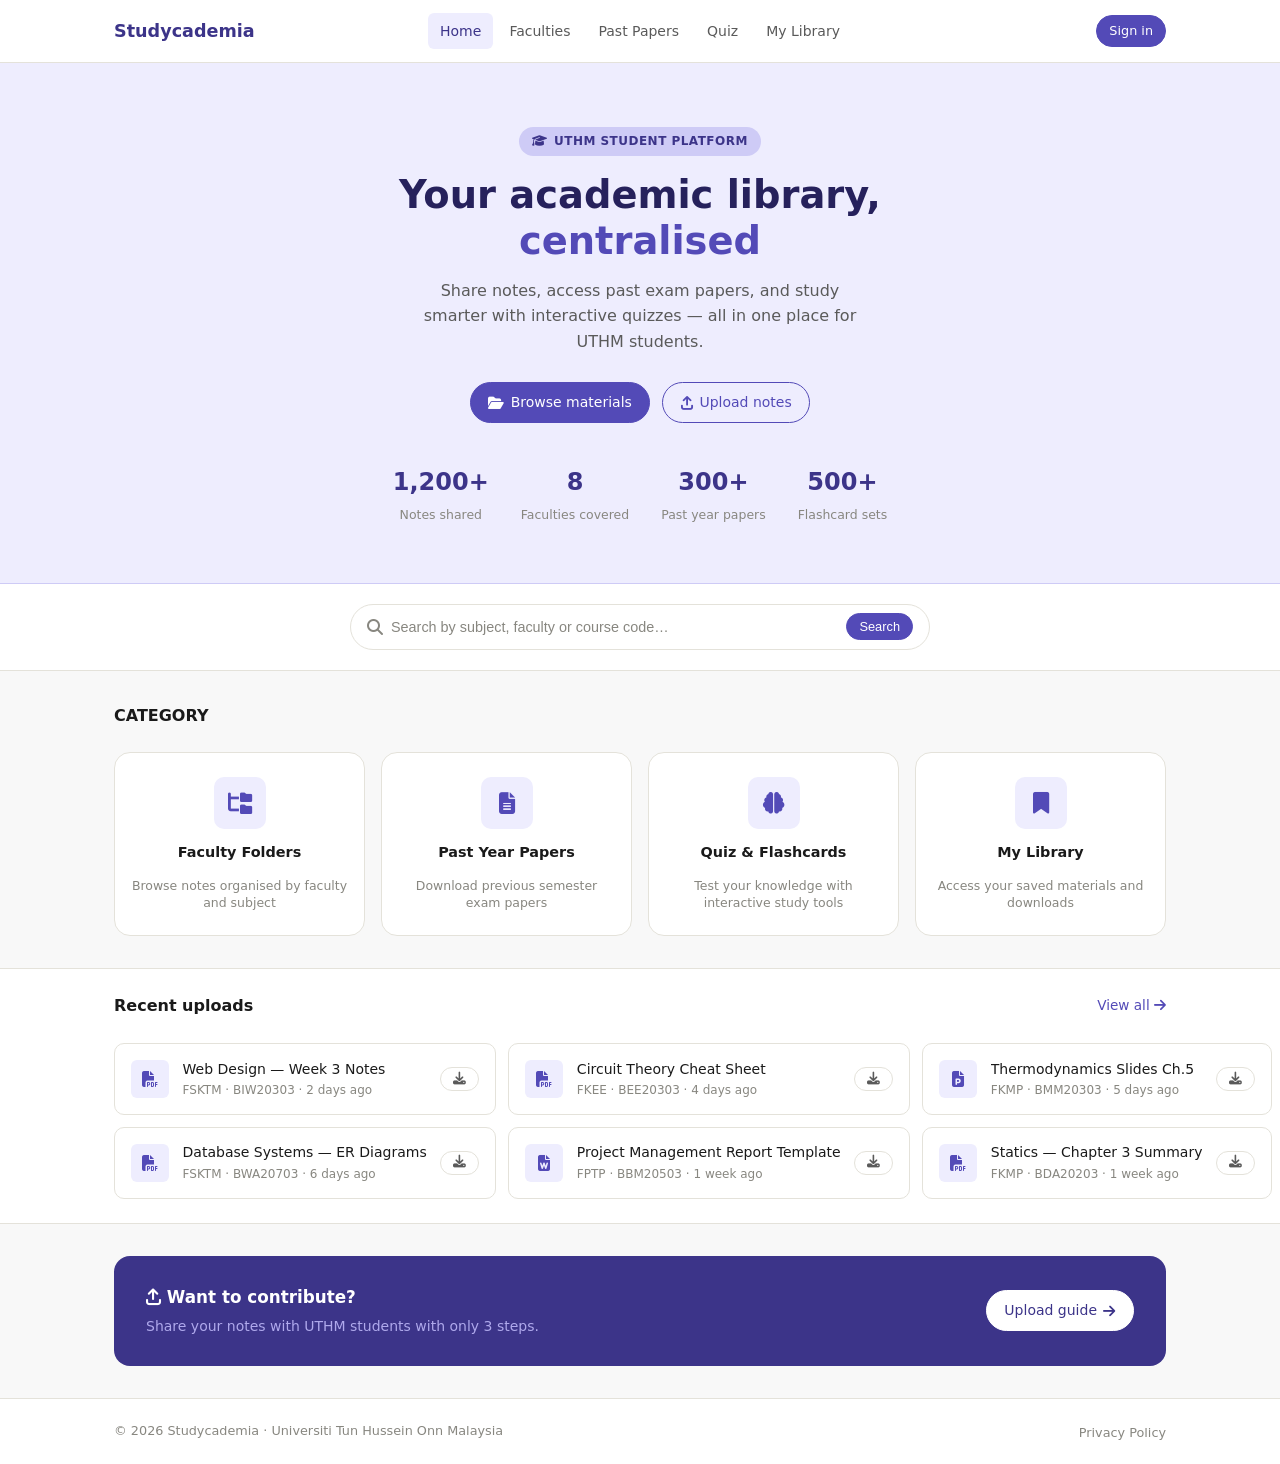
<file: index.html>
<!DOCTYPE html>
<html lang="en">
<head>
  <meta charset="UTF-8" />
  <meta name="viewport" content="width=device-width, initial-scale=1.0" />
  <title>Studycademia — Your Academic Library, Centralised</title>
  <link rel="stylesheet" href="css/style.css" />
  <link rel="stylesheet" href="https://cdnjs.cloudflare.com/ajax/libs/font-awesome/6.5.0/css/all.min.css" />
  <style>
    /* ---- Hero ---- */
    .hero {
      background: var(--purple-50);
      border-bottom: 1px solid var(--purple-100);
      padding: 4rem 0 3.5rem;
      text-align: center;
    }
    .hero-eyebrow {
      display: inline-flex;
      align-items: center;
      gap: 0.4rem;
      background: var(--purple-100);
      color: var(--purple-800);
      font-size: 0.75rem;
      font-weight: 600;
      padding: 0.3rem 0.85rem;
      border-radius: var(--radius-pill);
      margin-bottom: 1rem;
      letter-spacing: 0.04em;
      text-transform: uppercase;
    }
    .hero h1 {
      font-size: 2.4rem;
      font-weight: 800;
      color: var(--purple-900);
      line-height: 1.2;
      margin-bottom: 0.85rem;
      max-width: 560px;
      margin-left: auto;
      margin-right: auto;
    }
    .hero h1 em {
      font-style: normal;
      color: var(--purple-600);
    }
    .hero p {
      font-size: 1rem;
      color: var(--text-secondary);
      max-width: 440px;
      margin: 0 auto 1.75rem;
    }
    .hero-btns {
      display: flex;
      gap: 0.75rem;
      justify-content: center;
      flex-wrap: wrap;
    }
    .hero-stats {
      display: flex;
      gap: 2rem;
      justify-content: center;
      margin-top: 2.5rem;
      flex-wrap: wrap;
    }
    .hero-stat span:first-child {
      display: block;
      font-size: 1.5rem;
      font-weight: 700;
      color: var(--purple-800);
    }
    .hero-stat span:last-child {
      font-size: 0.78rem;
      color: var(--text-muted);
    }

    /* ---- Search section ---- */
    .search-section {
      background: var(--white);
      border-bottom: 1px solid var(--border);
      padding: 1.25rem 0;
    }

    /* ---- Category cards ---- */
    .category-card {
      display: flex;
      flex-direction: column;
      align-items: center;
      text-align: center;
      padding: 1.5rem 1rem;
      background: var(--white);
      border: 1px solid var(--border);
      border-radius: var(--radius-lg);
      text-decoration: none;
      color: var(--text-primary);
      transition: box-shadow var(--transition), transform var(--transition), border-color var(--transition);
      gap: 0.75rem;
    }
    .category-card:hover {
      box-shadow: var(--shadow-md);
      transform: translateY(-3px);
      border-color: var(--purple-200);
      text-decoration: none;
    }
    .category-icon {
      width: 52px;
      height: 52px;
      border-radius: var(--radius-md);
      background: var(--purple-50);
      display: flex;
      align-items: center;
      justify-content: center;
      font-size: 1.35rem;
      color: var(--purple-600);
    }
    .category-card h3 {
      font-size: 0.9rem;
      font-weight: 600;
    }
    .category-card p {
      font-size: 0.78rem;
      color: var(--text-muted);
      line-height: 1.4;
    }

    /* ---- Upload CTA banner ---- */
    .upload-cta {
      background: var(--purple-800);
      border-radius: var(--radius-lg);
      padding: 1.75rem 2rem;
      display: flex;
      align-items: center;
      justify-content: space-between;
      gap: 1.5rem;
      flex-wrap: wrap;
    }
    .upload-cta h3 {
      color: var(--white);
      font-size: 1.05rem;
      font-weight: 600;
      margin-bottom: 0.3rem;
    }
    .upload-cta p {
      color: var(--purple-200);
      font-size: 0.875rem;
    }
    .btn-white {
      background: var(--white);
      color: var(--purple-800);
      border-color: var(--white);
    }
    .btn-white:hover {
      background: var(--purple-50);
      color: var(--purple-800);
      text-decoration: none;
    }
  </style>
</head>
<body>

  <!-- NAVBAR -->
  <nav class="navbar">
    <div class="container navbar-inner">
      <a href="index.html" class="nav-logo">Studycademia</a>
      <ul class="nav-links">
        <li><a href="index.html" class="active">Home</a></li>
        <li><a href="pages/faculties.html">Faculties</a></li>
        <li><a href="pages/pastpapers.html">Past Papers</a></li>
        <li><a href="pages/quiz.html">Quiz</a></li>
        <li><a href="pages/mylibrary.html">My Library</a></li>
      </ul>
      <div class="nav-actions">
        <a href="pages/signin.html" class="btn btn-primary btn-sm">Sign in</a>
      </div>
      <button class="hamburger" id="hamburger" aria-label="Open menu">
        <span></span><span></span><span></span>
      </button>
    </div>
    <div class="mobile-nav" id="mobileNav">
      <a href="index.html" class="active">Home</a>
      <a href="pages/faculties.html">Faculties</a>
      <a href="pages/pastpapers.html">Past Papers</a>
      <a href="pages/quiz.html">Quiz &amp; Flashcards</a>
      <a href="pages/mylibrary.html">My Library</a>
      <a href="pages/privacy.html">Privacy Policy</a>
    </div>
  </nav>

  <main>

    <!-- HERO -->
    <section class="hero">
      <div class="container">
        <div class="hero-eyebrow"><i class="fa-solid fa-graduation-cap"></i> UTHM Student Platform</div>
        <h1>Your academic library, <em>centralised</em></h1>
        <p>Share notes, access past exam papers, and study smarter with interactive quizzes — all in one place for UTHM students.</p>
        <div class="hero-btns">
          <a href="pages/faculties.html" class="btn btn-primary"><i class="fa-solid fa-folder-open"></i> Browse materials</a>
          <a href="pages/howupload.html" class="btn btn-outline"><i class="fa-solid fa-arrow-up-from-bracket"></i> Upload notes</a>
        </div>
        <div class="hero-stats">
          <div class="hero-stat"><span>1,200+</span><span>Notes shared</span></div>
          <div class="hero-stat"><span>8</span><span>Faculties covered</span></div>
          <div class="hero-stat"><span>300+</span><span>Past year papers</span></div>
          <div class="hero-stat"><span>500+</span><span>Flashcard sets</span></div>
        </div>
      </div>
    </section>

    <!-- SEARCH -->
    <section class="search-section">
      <div class="container">
        <div class="search-bar" style="max-width:580px; margin:0 auto;">
          <i class="fa-solid fa-magnifying-glass" style="color:var(--text-muted)"></i>
          <input type="text" placeholder="Search by subject, faculty or course code…" />
          <button class="btn btn-primary btn-sm">Search</button>
        </div>
      </div>
    </section>

    <!-- CATEGORY CARDS -->
    <section class="py-4">
      <div class="container">
        <div class="section-header mb-3">
          <h2 class="section-title">CATEGORY</h2>
        </div>
        <div class="grid-4">
          <a href="pages/faculties.html" class="category-card">
            <div class="category-icon"><i class="fa-solid fa-folder-tree"></i></div>
            <h3>Faculty Folders</h3>
            <p>Browse notes organised by faculty and subject</p>
          </a>
          <a href="pages/pastpapers.html" class="category-card">
            <div class="category-icon"><i class="fa-solid fa-file-lines"></i></div>
            <h3>Past Year Papers</h3>
            <p>Download previous semester exam papers</p>
          </a>
          <a href="pages/quiz.html" class="category-card">
            <div class="category-icon"><i class="fa-solid fa-brain"></i></div>
            <h3>Quiz &amp; Flashcards</h3>
            <p>Test your knowledge with interactive study tools</p>
          </a>
          <a href="pages/mylibrary.html" class="category-card">
            <div class="category-icon"><i class="fa-solid fa-bookmark"></i></div>
            <h3>My Library</h3>
            <p>Access your saved materials and downloads</p>
          </a>
        </div>
      </div>
    </section>

    <!-- RECENT UPLOADS -->
    <section class="py-3" style="background:var(--white); border-top:1px solid var(--border); border-bottom:1px solid var(--border);">
      <div class="container">
        <div class="section-header mb-3">
          <h2 class="section-title">Recent uploads</h2>
          <a href="pages/faculties.html" class="section-link">View all <i class="fa-solid fa-arrow-right"></i></a>
        </div>
        <div class="grid-3" style="gap:0.75rem">
          <div class="doc-card">
            <div class="doc-icon"><i class="fa-solid fa-file-pdf"></i></div>
            <div class="doc-info">
              <div class="doc-name">Web Design — Week 3 Notes</div>
              <div class="doc-meta">FSKTM · BIW20303 · 2 days ago</div>
            </div>
            <div class="doc-actions">
              <a href="#" class="btn btn-ghost btn-sm"><i class="fa-solid fa-download"></i></a>
            </div>
          </div>
          <div class="doc-card">
            <div class="doc-icon"><i class="fa-solid fa-file-pdf"></i></div>
            <div class="doc-info">
              <div class="doc-name">Circuit Theory Cheat Sheet</div>
              <div class="doc-meta">FKEE · BEE20303 · 4 days ago</div>
            </div>
            <div class="doc-actions">
              <a href="#" class="btn btn-ghost btn-sm"><i class="fa-solid fa-download"></i></a>
            </div>
          </div>
          <div class="doc-card">
            <div class="doc-icon"><i class="fa-solid fa-file-powerpoint"></i></div>
            <div class="doc-info">
              <div class="doc-name">Thermodynamics Slides Ch.5</div>
              <div class="doc-meta">FKMP · BMM20303 · 5 days ago</div>
            </div>
            <div class="doc-actions">
              <a href="#" class="btn btn-ghost btn-sm"><i class="fa-solid fa-download"></i></a>
            </div>
          </div>
          <div class="doc-card">
            <div class="doc-icon"><i class="fa-solid fa-file-pdf"></i></div>
            <div class="doc-info">
              <div class="doc-name">Database Systems — ER Diagrams</div>
              <div class="doc-meta">FSKTM · BWA20703 · 6 days ago</div>
            </div>
            <div class="doc-actions">
              <a href="#" class="btn btn-ghost btn-sm"><i class="fa-solid fa-download"></i></a>
            </div>
          </div>
          <div class="doc-card">
            <div class="doc-icon"><i class="fa-solid fa-file-word"></i></div>
            <div class="doc-info">
              <div class="doc-name">Project Management Report Template</div>
              <div class="doc-meta">FPTP · BBM20503 · 1 week ago</div>
            </div>
            <div class="doc-actions">
              <a href="#" class="btn btn-ghost btn-sm"><i class="fa-solid fa-download"></i></a>
            </div>
          </div>
          <div class="doc-card">
            <div class="doc-icon"><i class="fa-solid fa-file-pdf"></i></div>
            <div class="doc-info">
              <div class="doc-name">Statics — Chapter 3 Summary</div>
              <div class="doc-meta">FKMP · BDA20203 · 1 week ago</div>
            </div>
            <div class="doc-actions">
              <a href="#" class="btn btn-ghost btn-sm"><i class="fa-solid fa-download"></i></a>
            </div>
          </div>
        </div>
      </div>
    </section>

    <!-- UPLOAD CTA -->
    <section class="py-4">
      <div class="container">
        <div class="upload-cta">
          <div>
            <h3><i class="fa-solid fa-arrow-up-from-bracket"></i> Want to contribute?</h3>
            <p>Share your notes with UTHM students with only 3 steps.</p>
          </div>
          <a href="pages/howupload.html" class="btn btn-white">Upload guide <i class="fa-solid fa-arrow-right"></i></a>
        </div>
      </div>
    </section>

  </main>

  <!-- FOOTER -->
  <footer>
    <div class="container footer-inner">
      <span class="footer-copy">© 2026 Studycademia · Universiti Tun Hussein Onn Malaysia</span>
      <ul class="footer-links">
        <li><a href="pages/privacy.html">Privacy Policy</a></li>
      </ul>
    </div>
  </footer>

  <script>
    const hamburger = document.getElementById('hamburger');
    const mobileNav = document.getElementById('mobileNav');
    hamburger.addEventListener('click', () => {
      mobileNav.classList.toggle('open');
    });
  </script>

</body>
</html>
</file>
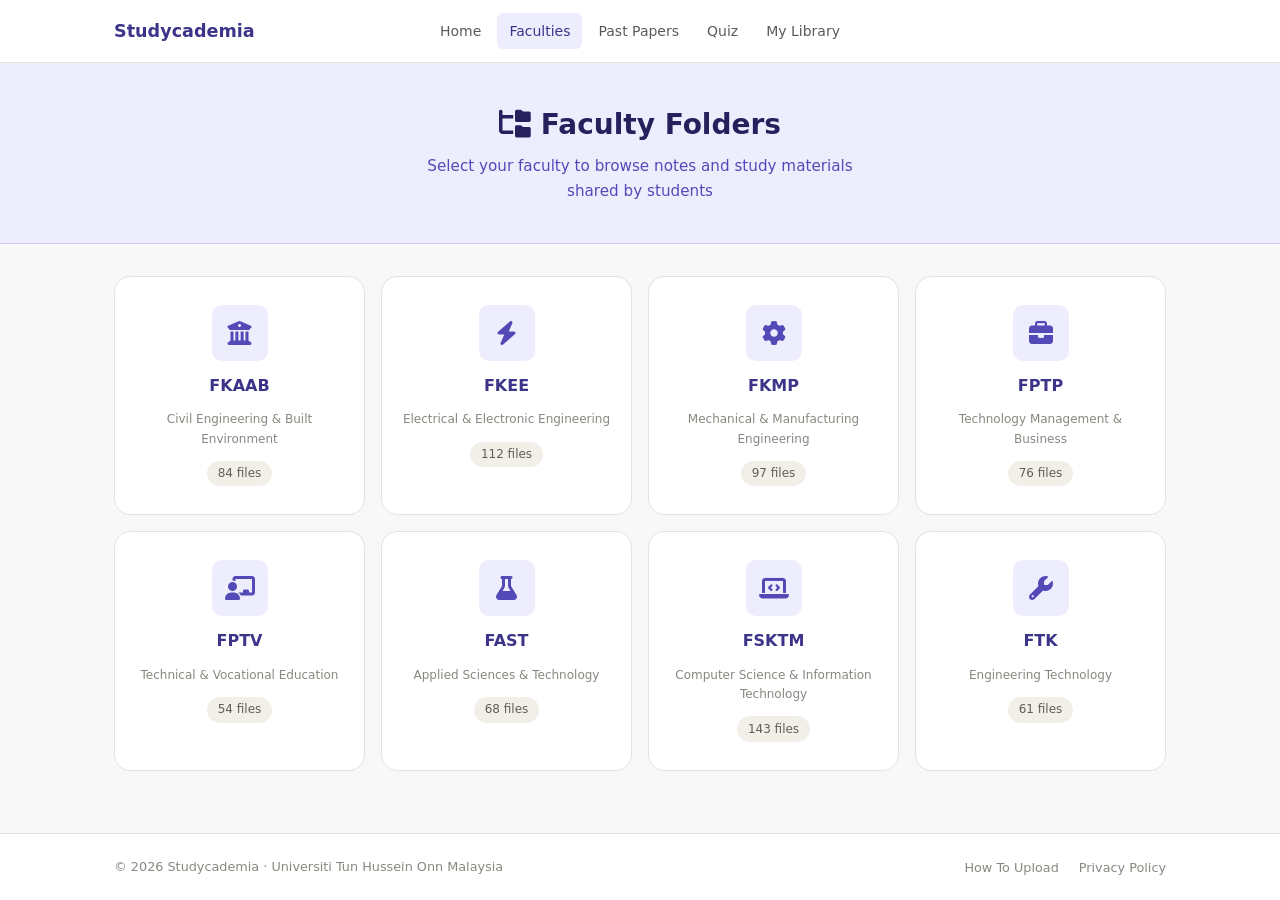
<file: pages/faculties.html>
<!DOCTYPE html>
<html lang="en">
<head>
  <meta charset="UTF-8" />
  <meta name="viewport" content="width=device-width, initial-scale=1.0" />
  <title>Faculty Folders — Studycademia</title>
  <link rel="stylesheet" href="../css/style.css" />
  <link rel="stylesheet" href="https://cdnjs.cloudflare.com/ajax/libs/font-awesome/6.5.0/css/all.min.css" />
  <style>
    .faculty-card {
      display: flex;
      flex-direction: column;
      align-items: center;
      text-align: center;
      padding: 1.75rem 1rem;
      background: var(--white);
      border: 1px solid var(--border);
      border-radius: var(--radius-lg);
      text-decoration: none;
      color: var(--text-primary);
      gap: 0.75rem;
      transition: box-shadow var(--transition), transform var(--transition), border-color var(--transition);
    }
    .faculty-card:hover {
      box-shadow: var(--shadow-md);
      transform: translateY(-3px);
      border-color: var(--purple-200);
      text-decoration: none;
    }
    .faculty-icon {
      width: 56px;
      height: 56px;
      border-radius: var(--radius-md);
      background: var(--purple-50);
      display: flex;
      align-items: center;
      justify-content: center;
      font-size: 1.5rem;
      color: var(--purple-600);
    }
    .faculty-card h3 { font-size: 1rem; font-weight: 700; color: var(--purple-800); }
    .faculty-card .abbr { font-size: 0.75rem; color: var(--text-muted); }

    /* Folder view */
    .folder-view { display: none; }
    .folder-view.active { display: block; }
    .breadcrumb {
      display: flex;
      align-items: center;
      gap: 0.4rem;
      font-size: 0.85rem;
      color: var(--text-muted);
      margin-bottom: 1.25rem;
    }
    .breadcrumb a { color: var(--purple-600); text-decoration: none; }
    .breadcrumb a:hover { text-decoration: underline; }
    .breadcrumb span { color: var(--text-muted); }
  </style>
</head>
<body>

  <nav class="navbar">
    <div class="container navbar-inner">
      <a href="../index.html" class="nav-logo">Studycademia</a>
      <ul class="nav-links">
        <li><a href="../index.html">Home</a></li>
        <li><a href="faculties.html" class="active">Faculties</a></li>
        <li><a href="pastpapers.html">Past Papers</a></li>
        <li><a href="quiz.html">Quiz</a></li>
        <li><a href="mylibrary.html">My Library</a></li>
      </ul>
      
      <button class="hamburger" id="hamburger" aria-label="Open menu">
        <span></span><span></span><span></span>
      </button>
    </div>
    <div class="mobile-nav" id="mobileNav">
      <a href="../index.html">Home</a>
      <a href="faculties.html" class="active">Faculties</a>
      <a href="pastpapers.html">Past Papers</a>
      <a href="quiz.html">Quiz &amp; Flashcards</a>
      <a href="mylibrary.html">My Library</a>
      <a href="privacy.html">Privacy Policy</a>
    </div>
  </nav>

  <main>

    <!-- Faculty Grid View -->
    <div id="facultyGrid">
      <div class="page-hero">
        <div class="container">
          <h1><i class="fa-solid fa-folder-tree"></i> Faculty Folders</h1>
          <p>Select your faculty to browse notes and study materials shared by students</p>
        </div>
      </div>

      <section class="py-4">
        <div class="container">
          <div class="grid-4">
            <a href="#" class="faculty-card" onclick="openFolder('FKAAB','Faculty of Civil Engineering &amp; Built Environment')">
              <div class="faculty-icon"><i class="fa-solid fa-building-columns"></i></div>
              <h3>FKAAB</h3>
              <span class="abbr">Civil Engineering &amp; Built Environment</span>
              <span class="badge badge-gray">84 files</span>
            </a>
            <a href="#" class="faculty-card" onclick="openFolder('FKEE','Faculty of Electrical &amp; Electronic Engineering')">
              <div class="faculty-icon"><i class="fa-solid fa-bolt"></i></div>
              <h3>FKEE</h3>
              <span class="abbr">Electrical &amp; Electronic Engineering</span>
              <span class="badge badge-gray">112 files</span>
            </a>
            <a href="#" class="faculty-card" onclick="openFolder('FKMP','Faculty of Mechanical &amp; Manufacturing Engineering')">
              <div class="faculty-icon"><i class="fa-solid fa-gear"></i></div>
              <h3>FKMP</h3>
              <span class="abbr">Mechanical &amp; Manufacturing Engineering</span>
              <span class="badge badge-gray">97 files</span>
            </a>
            <a href="#" class="faculty-card" onclick="openFolder('FPTP','Faculty of Technology Management &amp; Business')">
              <div class="faculty-icon"><i class="fa-solid fa-briefcase"></i></div>
              <h3>FPTP</h3>
              <span class="abbr">Technology Management &amp; Business</span>
              <span class="badge badge-gray">76 files</span>
            </a>
            <a href="#" class="faculty-card" onclick="openFolder('FPTV','Faculty of Technical &amp; Vocational Education')">
              <div class="faculty-icon"><i class="fa-solid fa-chalkboard-user"></i></div>
              <h3>FPTV</h3>
              <span class="abbr">Technical &amp; Vocational Education</span>
              <span class="badge badge-gray">54 files</span>
            </a>
            <a href="#" class="faculty-card" onclick="openFolder('FAST','Faculty of Applied Sciences &amp; Technology')">
              <div class="faculty-icon"><i class="fa-solid fa-flask"></i></div>
              <h3>FAST</h3>
              <span class="abbr">Applied Sciences &amp; Technology</span>
              <span class="badge badge-gray">68 files</span>
            </a>
            <a href="#" class="faculty-card" onclick="openFolder('FSKTM','Faculty of Computer Science &amp; Information Technology')">
              <div class="faculty-icon"><i class="fa-solid fa-laptop-code"></i></div>
              <h3>FSKTM</h3>
              <span class="abbr">Computer Science &amp; Information Technology</span>
              <span class="badge badge-gray">143 files</span>
            </a>
            <a href="#" class="faculty-card" onclick="openFolder('FTK','Faculty of Engineering Technology')">
              <div class="faculty-icon"><i class="fa-solid fa-wrench"></i></div>
              <h3>FTK</h3>
              <span class="abbr">Engineering Technology</span>
              <span class="badge badge-gray">61 files</span>
            </a>
          </div>
        </div>
      </section>
    </div>

    <!-- Folder Contents View -->
    <div id="folderView" class="folder-view">
      <div class="page-hero">
        <div class="container">
          <h1 id="folderTitle">FSKTM</h1>
          <p id="folderSubtitle">Faculty of Computer Science &amp; Information Technology</p>
        </div>
      </div>
      <section class="py-4">
        <div class="container">
          <div class="breadcrumb">
            <a href="#" onclick="showGrid()"><i class="fa-solid fa-folder-tree"></i> Faculties</a>
            <span><i class="fa-solid fa-chevron-right"></i></span>
            <span id="breadcrumbFaculty">FSKTM</span>
          </div>

          <div class="filter-row" id="subjectFilters">
            <button class="filter-pill active" onclick="filterSubject(this,'all')">All subjects</button>
            <button class="filter-pill" onclick="filterSubject(this,'BIW20303')">BIW20303</button>
            <button class="filter-pill" onclick="filterSubject(this,'BWA20703')">BWA20703</button>
            <button class="filter-pill" onclick="filterSubject(this,'BIT10103')">BIT10103</button>
            <button class="filter-pill" onclick="filterSubject(this,'BCS20803')">BCS20803</button>
          </div>

          <div id="folderFiles" style="display:flex;flex-direction:column;gap:0.6rem">
            <div class="doc-card" data-subject="BIW20303">
              <div class="doc-icon"><i class="fa-solid fa-file-pdf"></i></div>
              <div class="doc-info">
                <div class="doc-name">Web Design — Week 3 Lecture Notes</div>
                <div class="doc-meta">BIW20303 · Sem 2 2025/2026 · Uploaded by Ali H.</div>
              </div>
              <div class="doc-actions">
                <span class="badge badge-purple">PDF</span>
                <a href="#" class="btn btn-ghost btn-sm"><i class="fa-solid fa-eye"></i></a>
                <a href="#" class="btn btn-primary btn-sm"><i class="fa-solid fa-download"></i></a>
              </div>
            </div>
            <div class="doc-card" data-subject="BIW20303">
              <div class="doc-icon"><i class="fa-solid fa-file-powerpoint"></i></div>
              <div class="doc-info">
                <div class="doc-name">CSS3 Flexbox &amp; Grid — Slides</div>
                <div class="doc-meta">BIW20303 · Sem 2 2025/2026 · Uploaded by Nurul A.</div>
              </div>
              <div class="doc-actions">
                <span class="badge badge-purple">PPTX</span>
                <a href="#" class="btn btn-ghost btn-sm"><i class="fa-solid fa-eye"></i></a>
                <a href="#" class="btn btn-primary btn-sm"><i class="fa-solid fa-download"></i></a>
              </div>
            </div>
            <div class="doc-card" data-subject="BWA20703">
              <div class="doc-icon"><i class="fa-solid fa-file-pdf"></i></div>
              <div class="doc-info">
                <div class="doc-name">Database Systems — ER Diagram Summary</div>
                <div class="doc-meta">BWA20703 · Sem 2 2025/2026 · Uploaded by Hafiz R.</div>
              </div>
              <div class="doc-actions">
                <span class="badge badge-purple">PDF</span>
                <a href="#" class="btn btn-ghost btn-sm"><i class="fa-solid fa-eye"></i></a>
                <a href="#" class="btn btn-primary btn-sm"><i class="fa-solid fa-download"></i></a>
              </div>
            </div>
            <div class="doc-card" data-subject="BIT10103">
              <div class="doc-icon"><i class="fa-solid fa-file-pdf"></i></div>
              <div class="doc-info">
                <div class="doc-name">Introduction to Programming — Arrays &amp; Loops</div>
                <div class="doc-meta">BIT10103 · Sem 2 2025/2026 · Uploaded by Siti N.</div>
              </div>
              <div class="doc-actions">
                <span class="badge badge-purple">PDF</span>
                <a href="#" class="btn btn-ghost btn-sm"><i class="fa-solid fa-eye"></i></a>
                <a href="#" class="btn btn-primary btn-sm"><i class="fa-solid fa-download"></i></a>
              </div>
            </div>
            <div class="doc-card" data-subject="BCS20803">
              <div class="doc-icon"><i class="fa-solid fa-file-word"></i></div>
              <div class="doc-info">
                <div class="doc-name">Software Engineering — Requirements Document</div>
                <div class="doc-meta">BCS20803 · Sem 2 2025/2026 · Uploaded by Amir Z.</div>
              </div>
              <div class="doc-actions">
                <span class="badge badge-purple">DOCX</span>
                <a href="#" class="btn btn-ghost btn-sm"><i class="fa-solid fa-eye"></i></a>
                <a href="#" class="btn btn-primary btn-sm"><i class="fa-solid fa-download"></i></a>
              </div>
            </div>
          </div>
        </div>
      </section>
    </div>

  </main>

  <footer>
    <div class="container footer-inner">
      <span class="footer-copy">© 2026 Studycademia · Universiti Tun Hussein Onn Malaysia</span>
      <ul class="footer-links">
        <li><a href="howupload.html">How To Upload</a></li>
        <li><a href="privacy.html">Privacy Policy</a></li>
      </ul>
    </div>
  </footer>

  <script>
    document.getElementById('hamburger').addEventListener('click', () => {
      document.getElementById('mobileNav').classList.toggle('open');
    });

    function openFolder(code, name) {
      document.getElementById('facultyGrid').style.display = 'none';
      document.getElementById('folderTitle').textContent = code;
      document.getElementById('folderSubtitle').textContent = name;
      document.getElementById('breadcrumbFaculty').textContent = code;
      document.getElementById('folderView').classList.add('active');
      window.scrollTo(0,0);
    }

    function showGrid() {
      document.getElementById('folderView').classList.remove('active');
      document.getElementById('facultyGrid').style.display = '';
      window.scrollTo(0,0);
    }

    function filterSubject(btn, subject) {
      document.querySelectorAll('.filter-pill').forEach(p => p.classList.remove('active'));
      btn.classList.add('active');
      document.querySelectorAll('#folderFiles .doc-card').forEach(card => {
        card.style.display = (subject === 'all' || card.dataset.subject === subject) ? 'flex' : 'none';
      });
    }
  </script>

</body>
</html>
</file>
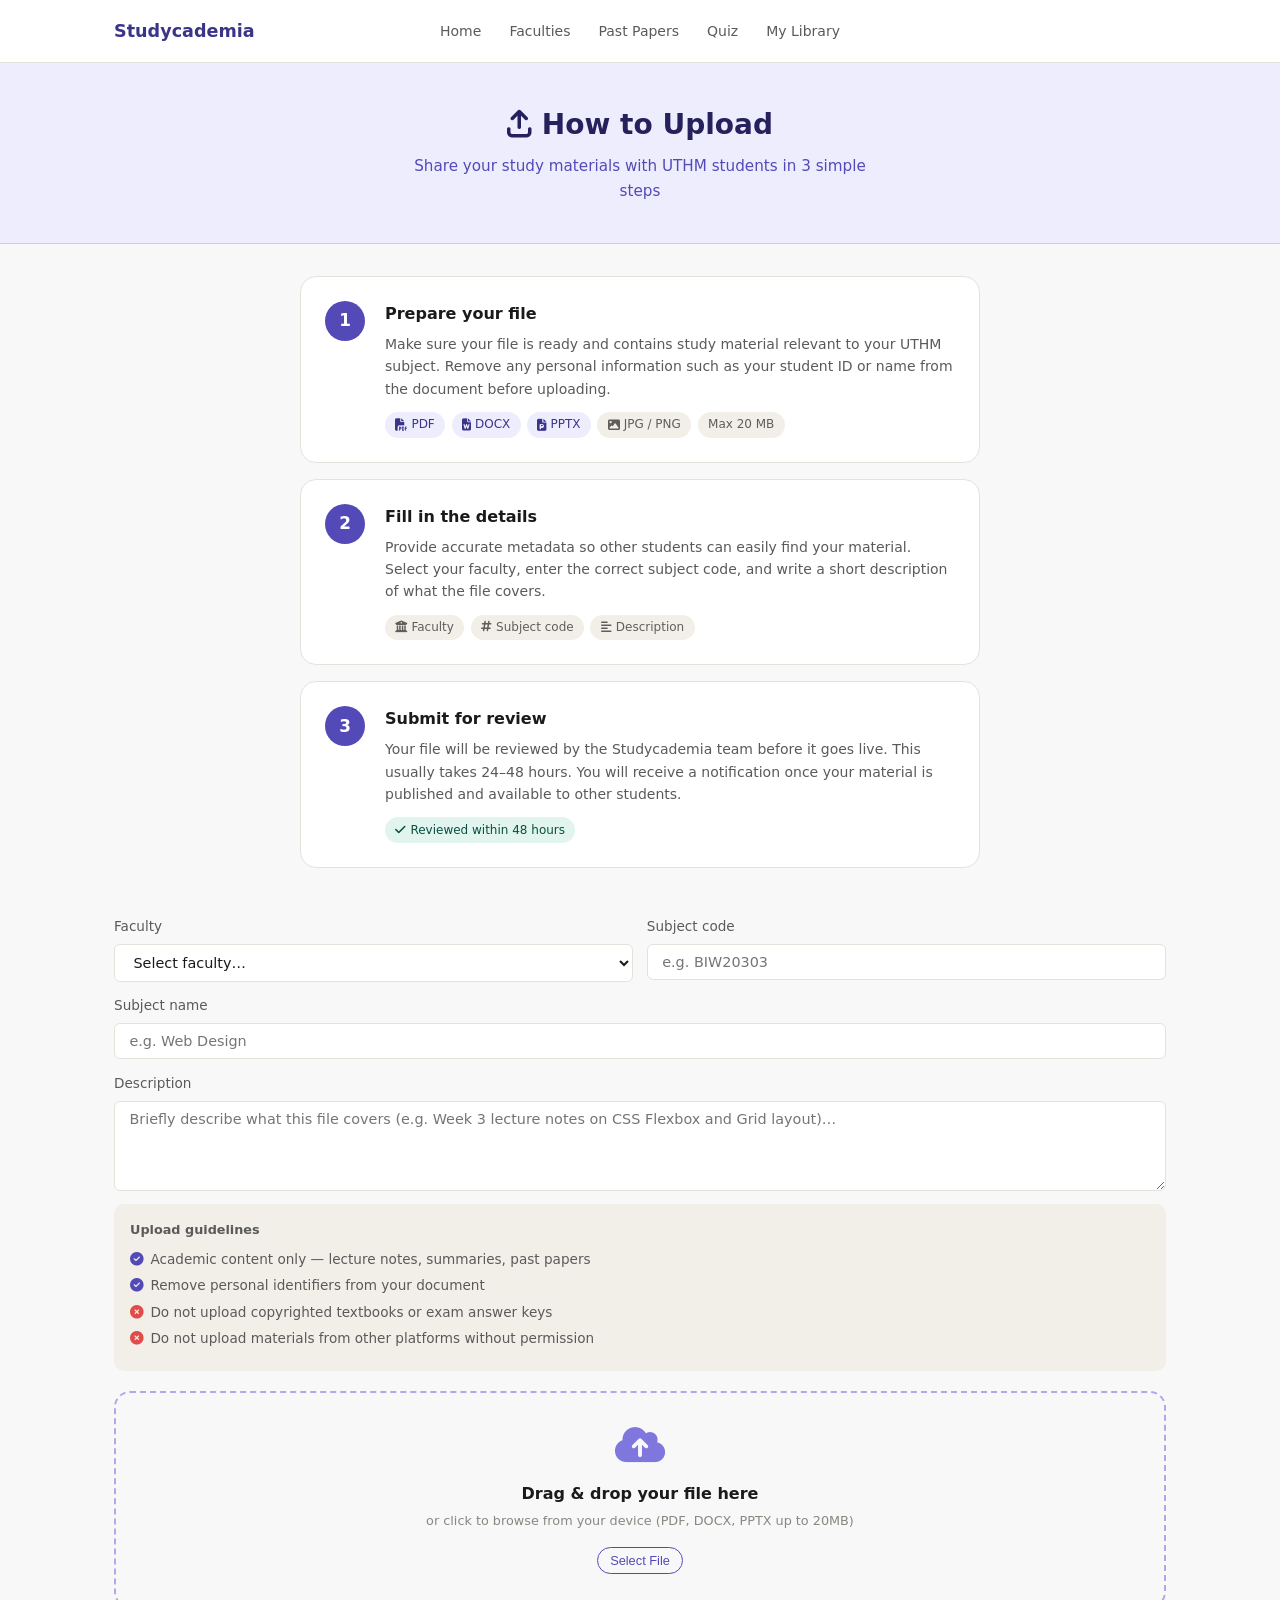
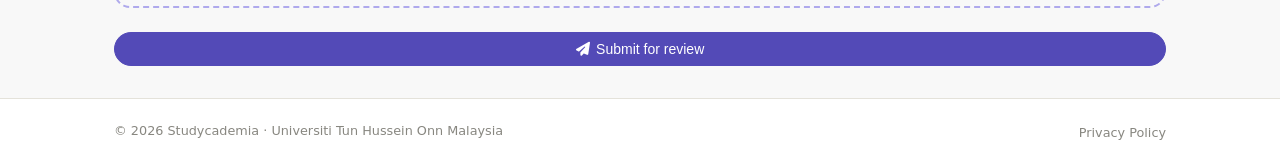
<file: pages/howupload.html>
<!DOCTYPE html>
<html lang="en">
<head>
  <meta charset="UTF-8" />
  <meta name="viewport" content="width=device-width, initial-scale=1.0" />
  <title>How to Upload — Studycademia</title>
  <link rel="stylesheet" href="../css/style.css" />
  <link rel="stylesheet" href="https://cdnjs.cloudflare.com/ajax/libs/font-awesome/6.5.0/css/all.min.css" />
  <style>
    .step-card {
      display: flex;
      gap: 1.25rem;
      background: var(--white);
      border: 1px solid var(--border);
      border-radius: var(--radius-lg);
      padding: 1.5rem;
      align-items: flex-start;
    }
    .step-num {
      width: 40px;
      height: 40px;
      border-radius: 50%;
      background: var(--purple-600);
      color: var(--white);
      display: flex;
      align-items: center;
      justify-content: center;
      font-size: 1.05rem;
      font-weight: 700;
      flex-shrink: 0;
    }
    .step-body h3 {
      font-size: 1rem;
      font-weight: 600;
      margin-bottom: 0.4rem;
    }
    .step-body p {
      font-size: 0.875rem;
      color: var(--text-secondary);
      line-height: 1.6;
      margin-bottom: 0.75rem;
    }
    .file-types {
      display: flex;
      gap: 0.4rem;
      flex-wrap: wrap;
    }
    .upload-form {
      background: var(--white);
      border: 1px solid var(--border);
      border-radius: var(--radius-lg);
      padding: 2rem;
      max-width: 560px;
      margin: 0 auto;
    }
    .upload-form h2 {
      font-size: 1.1rem;
      font-weight: 600;
      margin-bottom: 1.25rem;
    }
    .dropzone {
      border: 2px dashed var(--purple-200);
      border-radius: var(--radius-md);
      padding: 2rem;
      text-align: center;
      color: var(--text-muted);
      background: var(--purple-50);
      margin-bottom: 1rem;
      cursor: pointer;
      transition: border-color var(--transition);
    }
    .dropzone:hover { border-color: var(--purple-400); }
    .dropzone i { font-size: 2rem; color: var(--purple-400); margin-bottom: 0.5rem; display: block; }
    .dropzone p { font-size: 0.85rem; margin: 0; }
    .dropzone span { font-size: 0.75rem; color: var(--text-muted); }
    .form-grid { display: grid; grid-template-columns: 1fr 1fr; gap: 0.85rem; margin-bottom: 0.85rem; }
    .form-full { grid-column: span 2; }
    .guidelines li {
      font-size: 0.85rem;
      color: var(--text-secondary);
      margin-bottom: 0.3rem;
    }
    .guidelines i { color: var(--purple-600); margin-right: 0.4rem; width: 14px; }
  </style>
</head>
<body>

  <nav class="navbar">
    <div class="container navbar-inner">
      <a href="../index.html" class="nav-logo">Studycademia</a>
      <ul class="nav-links">
        <li><a href="../index.html">Home</a></li>
        <li><a href="faculties.html">Faculties</a></li>
        <li><a href="pastpapers.html">Past Papers</a></li>
        <li><a href="quiz.html">Quiz</a></li>
        <li><a href="mylibrary.html">My Library</a></li>
      </ul>
      
      <button class="hamburger" id="hamburger" aria-label="Open menu">
        <span></span><span></span><span></span>
      </button>
    </div>
    <div class="mobile-nav" id="mobileNav">
      <a href="../index.html">Home</a>
      <a href="faculties.html">Faculties</a>
      <a href="pastpapers.html">Past Papers</a>
      <a href="quiz.html">Quiz &amp; Flashcards</a>
      <a href="mylibrary.html">My Library</a>
      <a href="privacy.html">Privacy Policy</a>
    </div>
  </nav>

  <main>
    <div class="page-hero">
      <div class="container">
        <h1><i class="fa-solid fa-arrow-up-from-bracket"></i> How to Upload</h1>
        <p>Share your study materials with UTHM students in 3 simple steps</p>
      </div>
    </div>

    <section class="py-4">
      <div class="container">
        <div style="display:flex;flex-direction:column;gap:1rem;max-width:680px;margin:0 auto 3rem">

          <div class="step-card">
            <div class="step-num">1</div>
            <div class="step-body">
              <h3>Prepare your file</h3>
              <p>Make sure your file is ready and contains study material relevant to your UTHM subject. Remove any personal information such as your student ID or name from the document before uploading.</p>
              <div class="file-types">
                <span class="badge badge-purple"><i class="fa-solid fa-file-pdf" style="margin-right:4px"></i> PDF</span>
                <span class="badge badge-purple"><i class="fa-solid fa-file-word" style="margin-right:4px"></i> DOCX</span>
                <span class="badge badge-purple"><i class="fa-solid fa-file-powerpoint" style="margin-right:4px"></i> PPTX</span>
                <span class="badge badge-gray"><i class="fa-solid fa-image" style="margin-right:4px"></i> JPG / PNG</span>
                <span class="badge badge-gray">Max 20 MB</span>
              </div>
            </div>
          </div>

          <div class="step-card">
            <div class="step-num">2</div>
            <div class="step-body">
              <h3>Fill in the details</h3>
              <p>Provide accurate metadata so other students can easily find your material. Select your faculty, enter the correct subject code, and write a short description of what the file covers.</p>
              <div class="file-types">
                <span class="badge badge-gray"><i class="fa-solid fa-building-columns" style="margin-right:4px"></i> Faculty</span>
                <span class="badge badge-gray"><i class="fa-solid fa-hashtag" style="margin-right:4px"></i> Subject code</span>
                <span class="badge badge-gray"><i class="fa-solid fa-align-left" style="margin-right:4px"></i> Description</span>
              </div>
            </div>
          </div>

          <div class="step-card">
            <div class="step-num">3</div>
            <div class="step-body">
              <h3>Submit for review</h3>
              <p>Your file will be reviewed by the Studycademia team before it goes live. This usually takes 24–48 hours. You will receive a notification once your material is published and available to other students.</p>
              <div class="file-types">
                <span class="badge badge-teal"><i class="fa-solid fa-check" style="margin-right:4px"></i> Reviewed within 48 hours</span>
              </div>
            </div>
          </div>
        </div>
      
          <div class="form-grid">
            <div class="form-group">
              <label class="form-label">Faculty</label>
              <select class="form-select">
                <option value="">Select faculty…</option>
                <option>FSKTM</option>
                <option>FKEE</option>
                <option>FKMP</option>
                <option>FKAAB</option>
                <option>FPTP</option>
                <option>FPTV</option>
                <option>FAST</option>
                <option>FTK</option>
              </select>
            </div>
            <div class="form-group">
              <label class="form-label">Subject code</label>
              <input type="text" class="form-input" placeholder="e.g. BIW20303" />
            </div>
            <div class="form-group form-full">
              <label class="form-label">Subject name</label>
              <input type="text" class="form-input" placeholder="e.g. Web Design" />
            </div>
            <div class="form-group form-full">
              <label class="form-label">Description</label>
              <textarea class="form-textarea" placeholder="Briefly describe what this file covers (e.g. Week 3 lecture notes on CSS Flexbox and Grid layout)…"></textarea>
            </div>
          </div>

          <div style="background:var(--gray-100);border-radius:var(--radius-md);padding:1rem;margin-bottom:1.25rem">
            <p style="font-size:0.8rem;font-weight:600;color:var(--text-secondary);margin-bottom:0.5rem">Upload guidelines</p>
            <ul class="guidelines" style="list-style:none">
              <li><i class="fa-solid fa-circle-check"></i>Academic content only — lecture notes, summaries, past papers</li>
              <li><i class="fa-solid fa-circle-check"></i>Remove personal identifiers from your document</li>
              <li><i class="fa-solid fa-circle-xmark" style="color:#E24B4A"></i>Do not upload copyrighted textbooks or exam answer keys</li>
              <li><i class="fa-solid fa-circle-xmark" style="color:#E24B4A"></i>Do not upload materials from other platforms without permission</li>
            </ul>
          </div>

          <!-- Upload form -->
          <div style="background: var(--gray-50); border: 2px dashed var(--purple-200); border-radius: var(--radius-lg); padding: 2rem; text-align: center; margin-bottom: 1.5rem; transition: all var(--transition);" id="dropZone">
            <i class="fa-solid fa-cloud-arrow-up" style="font-size: 2.5rem; color: var(--purple-400); margin-bottom: 1rem;"></i>
            <p style="font-weight: 600; margin-bottom: 0.25rem;">Drag & drop your file here</p>
            <p style="font-size: 0.8rem; color: var(--text-muted); margin-bottom: 1rem;">or click to browse from your device (PDF, DOCX, PPTX up to 20MB)</p>
            
            <input type="file" id="fileInput" style="display: none;" accept=".pdf,.docx,.pptx,.doc">
            <button type="button" class="btn btn-outline btn-sm" onclick="document.getElementById('fileInput').click()">Select File</button>
            
            <div id="fileInfo" style="margin-top: 1rem; font-size: 0.85rem; color: var(--purple-800); font-weight: 600; display: none;">
              <i class="fa-solid fa-file-pdf"></i> <span id="fileNameDisplay">file_name.pdf</span>
            </div>
          </div>

          <button class="btn btn-primary" style="width:100%;justify-content:center" onclick="submitForm()">
            <i class="fa-solid fa-paper-plane"></i> Submit for review
          </button>
          <!-- Upload form -->

        </div>

      </div>
    </section>
  </main>

  <footer>
    <div class="container footer-inner">
      <span class="footer-copy">© 2026 Studycademia · Universiti Tun Hussein Onn Malaysia</span>
      <ul class="footer-links">
        <li><a href="privacy.html">Privacy Policy</a></li>
      </ul>
    </div>
  </footer>

  <script>
    document.getElementById('hamburger').addEventListener('click', () => {
      document.getElementById('mobileNav').classList.toggle('open');
    });

    const fileInput = document.getElementById('fileInput');
    const fileInfo = document.getElementById('fileInfo');
    const fileNameDisplay = document.getElementById('fileNameDisplay');
    const dropZone = document.getElementById('dropZone');

    // 1. Listen for when a file is selected via the browse button
    fileInput.addEventListener('change', (e) => {
      if(e.target.files.length > 0) {
        showSelectedFile(e.target.files[0].name);
      }
    });

    // 2. Add visual effects for Dragging and Dropping files directly over the box
    dropZone.addEventListener('dragover', (e) => {
      e.preventDefault();
      dropZone.style.borderColor = 'var(--purple-600)';
      dropZone.style.background = 'var(--purple-50)';
    });

    dropZone.addEventListener('dragleave', () => {
      dropZone.style.borderColor = 'var(--purple-200)';
      dropZone.style.background = 'var(--gray-50)';
    });

    dropZone.addEventListener('drop', (e) => {
      e.preventDefault();
      dropZone.style.borderColor = 'var(--purple-200)';
      dropZone.style.background = 'var(--gray-50)';
      
      if(e.dataTransfer.files.length > 0) {
        fileInput.files = e.dataTransfer.files; // Attach dropped file to the input
        showSelectedFile(e.dataTransfer.files[0].name);
      }
    });

    // Helper function to update the text on the screen
    function showSelectedFile(name) {
      fileNameDisplay.textContent = name;
      fileInfo.style.display = 'block';
    }

    // 3. Form Submission Logic
    function submitForm() {
      // Check if user actually selected a file first
      if (!fileInput.files || fileInput.files.length === 0) {
        alert("Please select or drop a study material file before submitting!");
        return;
      }
      
      alert("Success! Your material '" + fileInput.files[0].name + "' has been submitted to the Studycademia moderation team for review.");
      
      // Reset form fields after successful alert simulation
      fileInput.value = "";
      fileInfo.style.display = 'none';
      document.getElementById('docTitle').value = "";
      document.getElementById('docCourse').value = "";
    }
  </script>

</body>
</html>
</file>
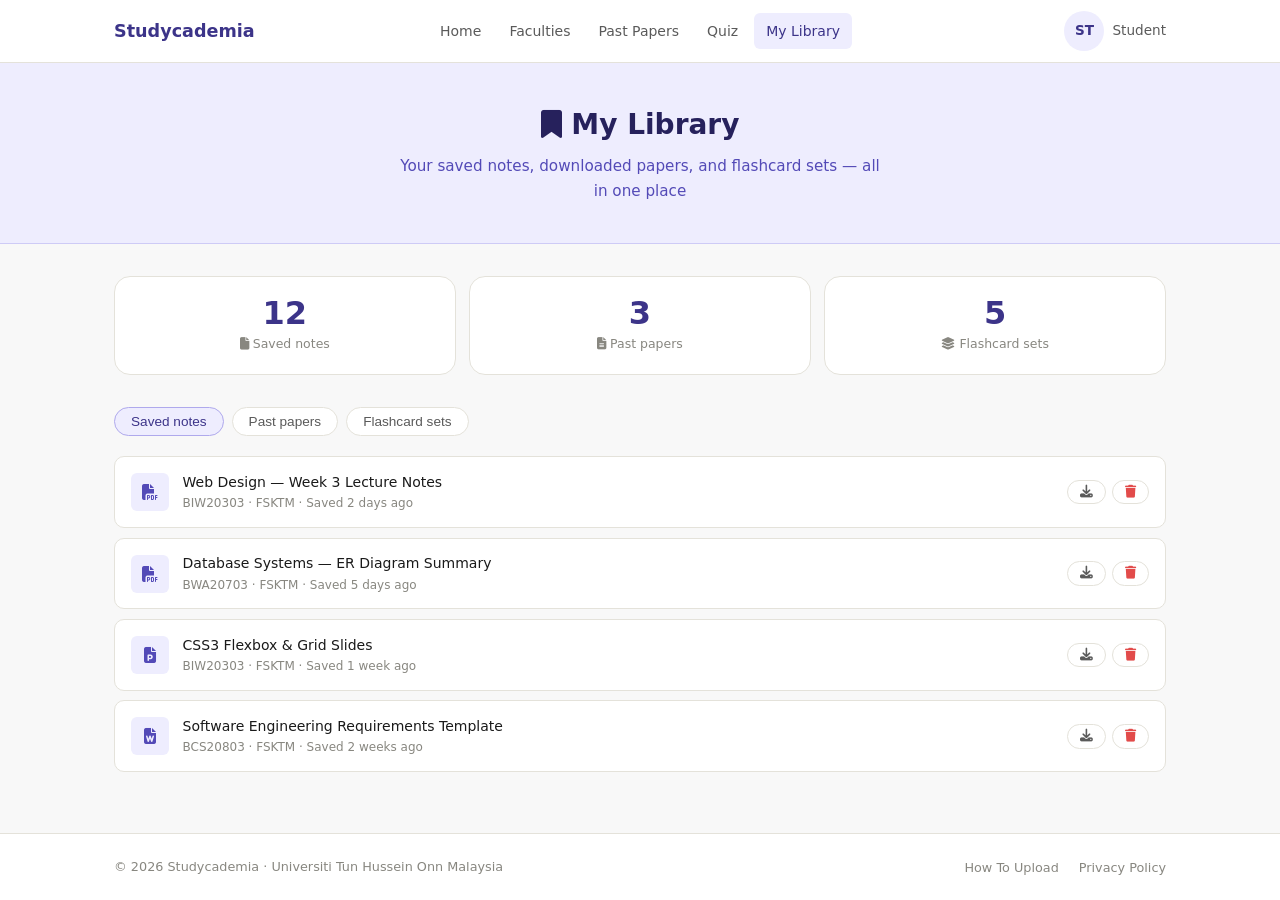
<file: pages/mylibrary.html>
<!DOCTYPE html>
<html lang="en">
<head>
  <meta charset="UTF-8" />
  <meta name="viewport" content="width=device-width, initial-scale=1.0" />
  <title>My Library — Studycademia</title>
  <link rel="stylesheet" href="../css/style.css" />
  <link rel="stylesheet" href="https://cdnjs.cloudflare.com/ajax/libs/font-awesome/6.5.0/css/all.min.css" />
  <style>
    .stat-card {
      background: var(--white);
      border: 1px solid var(--border);
      border-radius: var(--radius-lg);
      padding: 1.25rem 1rem;
      text-align: center;
    }
    .stat-number {
      font-size: 2rem;
      font-weight: 700;
      color: var(--purple-800);
      line-height: 1;
      margin-bottom: 0.3rem;
    }
    .stat-label {
      font-size: 0.78rem;
      color: var(--text-muted);
    }
    .tab-row {
      display: flex;
      gap: 0.5rem;
      margin-bottom: 1.25rem;
    }
    .tab-btn {
      padding: 0.4rem 1rem;
      border: 1px solid var(--border);
      border-radius: var(--radius-pill);
      font-size: 0.85rem;
      background: var(--white);
      color: var(--text-secondary);
      cursor: pointer;
      transition: background var(--transition), color var(--transition), border-color var(--transition);
    }
    .tab-btn.active {
      background: var(--purple-50);
      color: var(--purple-800);
      border-color: var(--purple-200);
      font-weight: 500;
    }
    .empty-state {
      text-align: center;
      padding: 3rem 1rem;
      color: var(--text-muted);
    }
    .empty-state i { font-size: 2.5rem; margin-bottom: 0.75rem; color: var(--gray-200); display: block; }
    .empty-state p { font-size: 0.9rem; }
    .empty-state a { color: var(--purple-600); }

    .avatar {
      width: 40px;
      height: 40px;
      border-radius: 50%;
      background: var(--purple-50);
      display: flex;
      align-items: center;
      justify-content: center;
      font-size: 0.85rem;
      font-weight: 700;
      color: var(--purple-800);
    }
  </style>
</head>
<body>

  <nav class="navbar">
    <div class="container navbar-inner">
      <a href="../index.html" class="nav-logo">Studycademia</a>
      <ul class="nav-links">
        <li><a href="../index.html">Home</a></li>
        <li><a href="faculties.html">Faculties</a></li>
        <li><a href="pastpapers.html">Past Papers</a></li>
        <li><a href="quiz.html">Quiz</a></li>
        <li><a href="mylibrary.html" class="active">My Library</a></li>
      </ul>
      <div class="nav-actions">
        <div style="display:flex;align-items:center;gap:0.5rem">
          <div class="avatar">ST</div>
          <span style="font-size:0.85rem;color:var(--text-secondary)">Student</span>
        </div>
      </div>
      <button class="hamburger" id="hamburger" aria-label="Open menu">
        <span></span><span></span><span></span>
      </button>
    </div>
    <div class="mobile-nav" id="mobileNav">
      <a href="../index.html">Home</a>
      <a href="faculties.html">Faculties</a>
      <a href="pastpapers.html">Past Papers</a>
      <a href="quiz.html">Quiz &amp; Flashcards</a>
      <a href="mylibrary.html" class="active">My Library</a>
      <a href="privacy.html">Privacy Policy</a>
    </div>
  </nav>

  <main>
    <div class="page-hero">
      <div class="container">
        <h1><i class="fa-solid fa-bookmark"></i> My Library</h1>
        <p>Your saved notes, downloaded papers, and flashcard sets — all in one place</p>
      </div>
    </div>

    <section class="py-4">
      <div class="container">

        <!-- Stats -->
        <div class="grid-3" style="gap:0.85rem;margin-bottom:2rem">
          <div class="stat-card">
            <div class="stat-number">12</div>
            <div class="stat-label"><i class="fa-solid fa-file"></i> Saved notes</div>
          </div>
          <div class="stat-card">
            <div class="stat-number">3</div>
            <div class="stat-label"><i class="fa-solid fa-file-lines"></i> Past papers</div>
          </div>
          <div class="stat-card">
            <div class="stat-number">5</div>
            <div class="stat-label"><i class="fa-solid fa-layer-group"></i> Flashcard sets</div>
          </div>
        </div>

        <!-- Tabs -->
        <div class="tab-row">
          <button class="tab-btn active" onclick="switchTab(this,'notes')">Saved notes</button>
          <button class="tab-btn" onclick="switchTab(this,'papers')">Past papers</button>
          <button class="tab-btn" onclick="switchTab(this,'flashcards')">Flashcard sets</button>
        </div>

        <!-- Notes Tab -->
        <div id="tab-notes" style="display:flex;flex-direction:column;gap:0.6rem">
          <div class="doc-card">
            <div class="doc-icon"><i class="fa-solid fa-file-pdf"></i></div>
            <div class="doc-info">
              <div class="doc-name">Web Design — Week 3 Lecture Notes</div>
              <div class="doc-meta">BIW20303 · FSKTM · Saved 2 days ago</div>
            </div>
            <div class="doc-actions">
              <a href="#" class="btn btn-ghost btn-sm"><i class="fa-solid fa-download"></i></a>
              <button class="btn btn-ghost btn-sm" onclick="removeItem(this)" title="Remove"><i class="fa-solid fa-trash" style="color:#E24B4A"></i></button>
            </div>
          </div>
          <div class="doc-card">
            <div class="doc-icon"><i class="fa-solid fa-file-pdf"></i></div>
            <div class="doc-info">
              <div class="doc-name">Database Systems — ER Diagram Summary</div>
              <div class="doc-meta">BWA20703 · FSKTM · Saved 5 days ago</div>
            </div>
            <div class="doc-actions">
              <a href="#" class="btn btn-ghost btn-sm"><i class="fa-solid fa-download"></i></a>
              <button class="btn btn-ghost btn-sm" onclick="removeItem(this)" title="Remove"><i class="fa-solid fa-trash" style="color:#E24B4A"></i></button>
            </div>
          </div>
          <div class="doc-card">
            <div class="doc-icon"><i class="fa-solid fa-file-powerpoint"></i></div>
            <div class="doc-info">
              <div class="doc-name">CSS3 Flexbox &amp; Grid Slides</div>
              <div class="doc-meta">BIW20303 · FSKTM · Saved 1 week ago</div>
            </div>
            <div class="doc-actions">
              <a href="#" class="btn btn-ghost btn-sm"><i class="fa-solid fa-download"></i></a>
              <button class="btn btn-ghost btn-sm" onclick="removeItem(this)" title="Remove"><i class="fa-solid fa-trash" style="color:#E24B4A"></i></button>
            </div>
          </div>
          <div class="doc-card">
            <div class="doc-icon"><i class="fa-solid fa-file-word"></i></div>
            <div class="doc-info">
              <div class="doc-name">Software Engineering Requirements Template</div>
              <div class="doc-meta">BCS20803 · FSKTM · Saved 2 weeks ago</div>
            </div>
            <div class="doc-actions">
              <a href="#" class="btn btn-ghost btn-sm"><i class="fa-solid fa-download"></i></a>
              <button class="btn btn-ghost btn-sm" onclick="removeItem(this)" title="Remove"><i class="fa-solid fa-trash" style="color:#E24B4A"></i></button>
            </div>
          </div>
        </div>

        <!-- Papers Tab -->
        <div id="tab-papers" style="display:none;flex-direction:column;gap:0.6rem">
          <div class="doc-card">
            <div class="doc-icon"><i class="fa-solid fa-file-lines"></i></div>
            <div class="doc-info">
              <div class="doc-name">BIW20303 Web Design — Final Exam 2024/2025</div>
              <div class="doc-meta">FSKTM · Semester 2 · Saved 3 days ago</div>
            </div>
            <div class="doc-actions">
              <a href="#" class="btn btn-ghost btn-sm"><i class="fa-solid fa-download"></i></a>
              <button class="btn btn-ghost btn-sm" onclick="removeItem(this)" title="Remove"><i class="fa-solid fa-trash" style="color:#E24B4A"></i></button>
            </div>
          </div>
          <div class="doc-card">
            <div class="doc-icon"><i class="fa-solid fa-file-lines"></i></div>
            <div class="doc-info">
              <div class="doc-name">BWA20703 Database — Midterm 2024/2025</div>
              <div class="doc-meta">FSKTM · Semester 2 · Saved 1 week ago</div>
            </div>
            <div class="doc-actions">
              <a href="#" class="btn btn-ghost btn-sm"><i class="fa-solid fa-download"></i></a>
              <button class="btn btn-ghost btn-sm" onclick="removeItem(this)" title="Remove"><i class="fa-solid fa-trash" style="color:#E24B4A"></i></button>
            </div>
          </div>
          <div class="doc-card">
            <div class="doc-icon"><i class="fa-solid fa-file-lines"></i></div>
            <div class="doc-info">
              <div class="doc-name">BIT10103 Programming — Final 2023/2024</div>
              <div class="doc-meta">FSKTM · Semester 1 · Saved 2 weeks ago</div>
            </div>
            <div class="doc-actions">
              <a href="#" class="btn btn-ghost btn-sm"><i class="fa-solid fa-download"></i></a>
              <button class="btn btn-ghost btn-sm" onclick="removeItem(this)" title="Remove"><i class="fa-solid fa-trash" style="color:#E24B4A"></i></button>
            </div>
          </div>
        </div>

        <!-- Flashcards Tab -->
        <div id="tab-flashcards" style="display:none;flex-direction:column;gap:0.6rem">
          <div class="doc-card">
            <div class="doc-icon" style="background:var(--teal-50);color:var(--teal-600)"><i class="fa-solid fa-layer-group"></i></div>
            <div class="doc-info">
              <div class="doc-name">Web Design Fundamentals</div>
              <div class="doc-meta">BIW20303 · 24 cards · Last studied 1 day ago</div>
            </div>
            <div class="doc-actions">
              <a href="quiz.html" class="btn btn-outline btn-sm"><i class="fa-solid fa-play"></i> Study</a>
              <button class="btn btn-ghost btn-sm" onclick="removeItem(this)" title="Remove"><i class="fa-solid fa-trash" style="color:#E24B4A"></i></button>
            </div>
          </div>
          <div class="doc-card">
            <div class="doc-icon" style="background:var(--teal-50);color:var(--teal-600)"><i class="fa-solid fa-layer-group"></i></div>
            <div class="doc-info">
              <div class="doc-name">Database Key Concepts</div>
              <div class="doc-meta">BWA20703 · 30 cards · Last studied 3 days ago</div>
            </div>
            <div class="doc-actions">
              <a href="quiz.html" class="btn btn-outline btn-sm"><i class="fa-solid fa-play"></i> Study</a>
              <button class="btn btn-ghost btn-sm" onclick="removeItem(this)" title="Remove"><i class="fa-solid fa-trash" style="color:#E24B4A"></i></button>
            </div>
          </div>
        </div>

      </div>
    </section>
  </main>

  <footer>
    <div class="container footer-inner">
      <span class="footer-copy">© 2026 Studycademia · Universiti Tun Hussein Onn Malaysia</span>
      <ul class="footer-links">
        <li><a href="howupload.html">How To Upload</a></li>
        <li><a href="privacy.html">Privacy Policy</a></li>
      </ul>
    </div>
  </footer>

  <script>
    document.getElementById('hamburger').addEventListener('click', () => {
      document.getElementById('mobileNav').classList.toggle('open');
    });

    function switchTab(btn, tab) {
      document.querySelectorAll('.tab-btn').forEach(b => b.classList.remove('active'));
      btn.classList.add('active');
      ['notes','papers','flashcards'].forEach(t => {
        const el = document.getElementById('tab-' + t);
        el.style.display = t === tab ? 'flex' : 'none';
      });
    }

    function removeItem(btn) {
      const card = btn.closest('.doc-card');
      card.style.opacity = '0';
      card.style.transition = 'opacity 0.3s';
      setTimeout(() => card.remove(), 300);
    }
  </script>

</body>
</html>
</file>
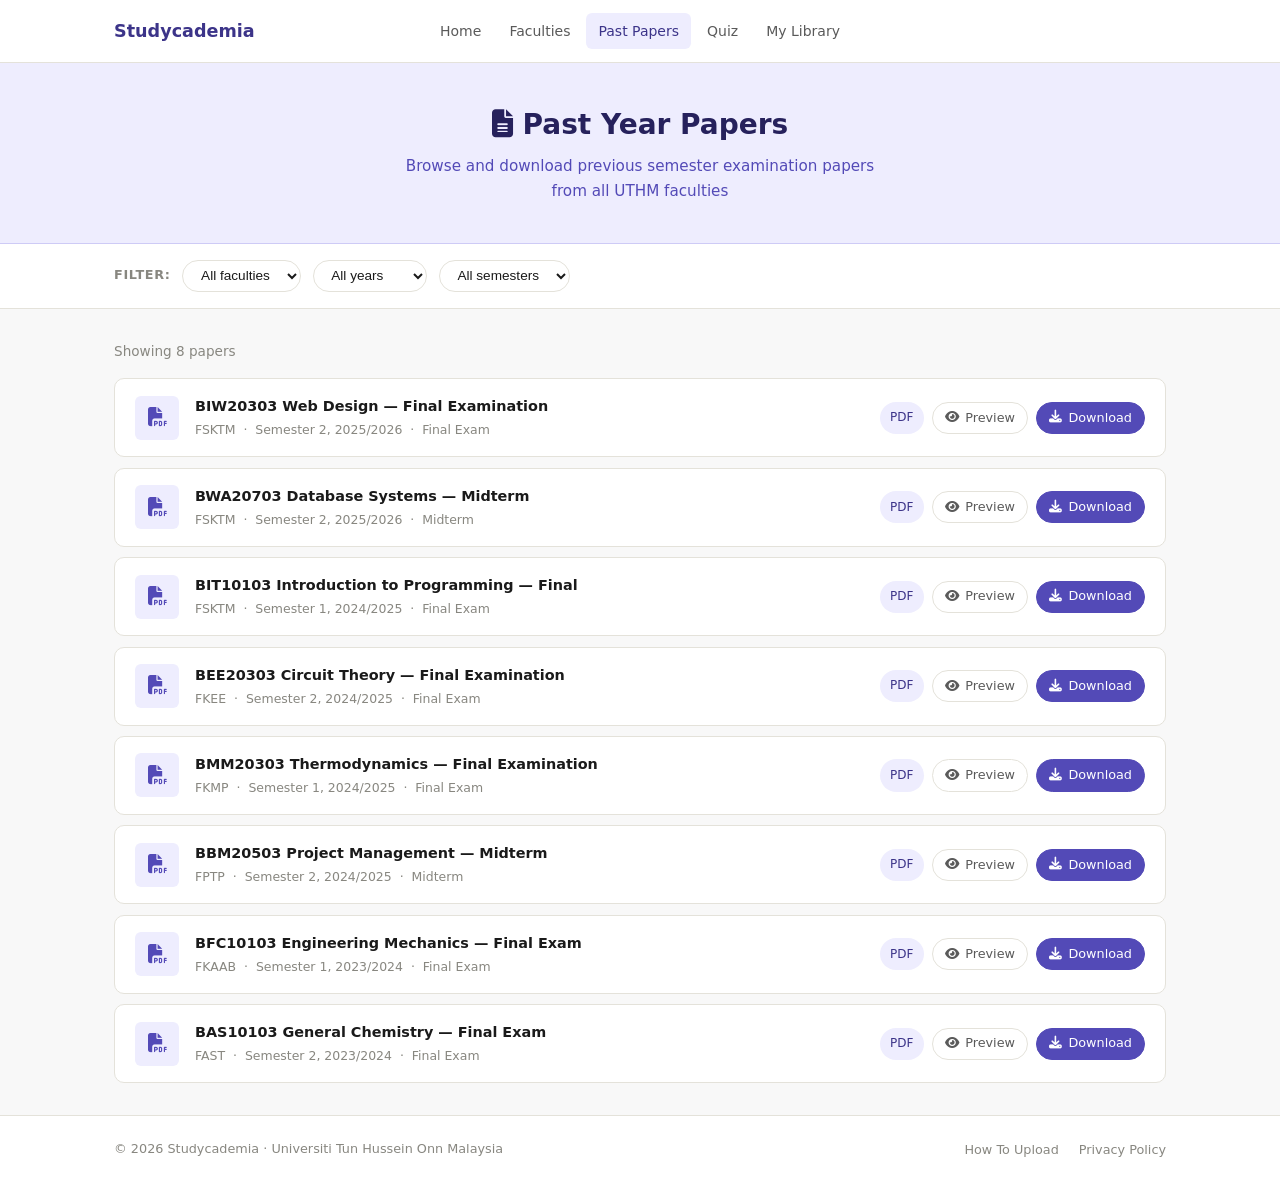
<file: pages/pastpapers.html>
<!DOCTYPE html>
<html lang="en">
<head>
  <meta charset="UTF-8" />
  <meta name="viewport" content="width=device-width, initial-scale=1.0" />
  <title>Past Year Papers — Studycademia</title>
  <link rel="stylesheet" href="../css/style.css" />
  <link rel="stylesheet" href="https://cdnjs.cloudflare.com/ajax/libs/font-awesome/6.5.0/css/all.min.css" />
  <style>
    .filters-bar {
      background: var(--white);
      border-bottom: 1px solid var(--border);
      padding: 1rem 0;
    }
    .filters-bar .container {
      display: flex;
      gap: 0.75rem;
      flex-wrap: wrap;
      align-items: center;
    }
    .filter-label {
      font-size: 0.8rem;
      font-weight: 600;
      color: var(--text-muted);
      text-transform: uppercase;
      letter-spacing: 0.05em;
    }
    .filters-bar select {
      padding: 0.4rem 0.85rem;
      border: 1px solid var(--border);
      border-radius: var(--radius-pill);
      font-size: 0.85rem;
      color: var(--text-primary);
      background: var(--white);
      cursor: pointer;
      outline: none;
    }
    .filters-bar select:focus {
      border-color: var(--purple-400);
    }
    .results-count {
      font-size: 0.85rem;
      color: var(--text-muted);
      margin-bottom: 1rem;
    }
    .paper-card {
      display: flex;
      align-items: center;
      gap: 1rem;
      padding: 1rem 1.25rem;
      background: var(--white);
      border: 1px solid var(--border);
      border-radius: var(--radius-md);
      transition: box-shadow var(--transition);
    }
    .paper-card:hover { box-shadow: var(--shadow-sm); }
    .paper-icon {
      width: 44px;
      height: 44px;
      border-radius: var(--radius-sm);
      background: var(--purple-50);
      display: flex;
      align-items: center;
      justify-content: center;
      font-size: 1.2rem;
      color: var(--purple-600);
      flex-shrink: 0;
    }
    .paper-info { flex: 1; min-width: 0; }
    .paper-title {
      font-size: 0.9rem;
      font-weight: 600;
      color: var(--text-primary);
    }
    .paper-meta {
      font-size: 0.78rem;
      color: var(--text-muted);
      margin-top: 2px;
    }
    .paper-actions { display: flex; gap: 0.5rem; flex-shrink: 0; flex-wrap: wrap; }
  </style>
</head>
<body>

  <nav class="navbar">
    <div class="container navbar-inner">
      <a href="../index.html" class="nav-logo">Studycademia</a>
      <ul class="nav-links">
        <li><a href="../index.html">Home</a></li>
        <li><a href="faculties.html">Faculties</a></li>
        <li><a href="pastpapers.html" class="active">Past Papers</a></li>
        <li><a href="quiz.html">Quiz</a></li>
        <li><a href="mylibrary.html">My Library</a></li>
      </ul>
      
      <button class="hamburger" id="hamburger" aria-label="Open menu">
        <span></span><span></span><span></span>
      </button>
    </div>
    <div class="mobile-nav" id="mobileNav">
      <a href="../index.html">Home</a>
      <a href="faculties.html">Faculties</a>
      <a href="pastpapers.html" class="active">Past Papers</a>
      <a href="quiz.html">Quiz &amp; Flashcards</a>
      <a href="mylibrary.html">My Library</a>
      <a href="privacy.html">Privacy Policy</a>
    </div>
  </nav>

  <main>
    <div class="page-hero">
      <div class="container">
        <h1><i class="fa-solid fa-file-lines"></i> Past Year Papers</h1>
        <p>Browse and download previous semester examination papers from all UTHM faculties</p>
      </div>
    </div>

    <div class="filters-bar">
      <div class="container">
        <span class="filter-label">Filter:</span>
        <select id="filterFaculty" onchange="applyFilters()">
          <option value="all">All faculties</option>
          <option value="FSKTM">FSKTM</option>
          <option value="FKEE">FKEE</option>
          <option value="FKMP">FKMP</option>
          <option value="FKAAB">FKAAB</option>
          <option value="FPTP">FPTP</option>
          <option value="FPTV">FPTV</option>
          <option value="FAST">FAST</option>
          <option value="FTK">FTK</option>
        </select>
        <select id="filterYear" onchange="applyFilters()">
          <option value="all">All years</option>
          <option value="2025">2025/2026</option>
          <option value="2024">2024/2025</option>
          <option value="2023">2023/2024</option>
        </select>
        <select id="filterSem" onchange="applyFilters()">
          <option value="all">All semesters</option>
          <option value="1">Semester 1</option>
          <option value="2">Semester 2</option>
        </select>
      </div>
    </div>

    <section class="py-4">
      <div class="container">
        <p class="results-count" id="resultsCount">Showing 8 papers</p>
        <div id="paperList" style="display:flex;flex-direction:column;gap:0.65rem">

          <div class="paper-card" data-faculty="FSKTM" data-year="2025" data-sem="2">
            <div class="paper-icon"><i class="fa-solid fa-file-pdf"></i></div>
            <div class="paper-info">
              <div class="paper-title">BIW20303 Web Design — Final Examination</div>
              <div class="paper-meta">FSKTM &nbsp;·&nbsp; Semester 2, 2025/2026 &nbsp;·&nbsp; Final Exam</div>
            </div>
            <div class="paper-actions">
              <span class="badge badge-purple">PDF</span>
              <a href="#" class="btn btn-ghost btn-sm"><i class="fa-solid fa-eye"></i> Preview</a>
              <a href="#" class="btn btn-primary btn-sm"><i class="fa-solid fa-download"></i> Download</a>
            </div>
          </div>

          <div class="paper-card" data-faculty="FSKTM" data-year="2025" data-sem="2">
            <div class="paper-icon"><i class="fa-solid fa-file-pdf"></i></div>
            <div class="paper-info">
              <div class="paper-title">BWA20703 Database Systems — Midterm</div>
              <div class="paper-meta">FSKTM &nbsp;·&nbsp; Semester 2, 2025/2026 &nbsp;·&nbsp; Midterm</div>
            </div>
            <div class="paper-actions">
              <span class="badge badge-purple">PDF</span>
              <a href="#" class="btn btn-ghost btn-sm"><i class="fa-solid fa-eye"></i> Preview</a>
              <a href="#" class="btn btn-primary btn-sm"><i class="fa-solid fa-download"></i> Download</a>
            </div>
          </div>

          <div class="paper-card" data-faculty="FSKTM" data-year="2024" data-sem="1">
            <div class="paper-icon"><i class="fa-solid fa-file-pdf"></i></div>
            <div class="paper-info">
              <div class="paper-title">BIT10103 Introduction to Programming — Final</div>
              <div class="paper-meta">FSKTM &nbsp;·&nbsp; Semester 1, 2024/2025 &nbsp;·&nbsp; Final Exam</div>
            </div>
            <div class="paper-actions">
              <span class="badge badge-purple">PDF</span>
              <a href="#" class="btn btn-ghost btn-sm"><i class="fa-solid fa-eye"></i> Preview</a>
              <a href="#" class="btn btn-primary btn-sm"><i class="fa-solid fa-download"></i> Download</a>
            </div>
          </div>

          <div class="paper-card" data-faculty="FKEE" data-year="2024" data-sem="2">
            <div class="paper-icon"><i class="fa-solid fa-file-pdf"></i></div>
            <div class="paper-info">
              <div class="paper-title">BEE20303 Circuit Theory — Final Examination</div>
              <div class="paper-meta">FKEE &nbsp;·&nbsp; Semester 2, 2024/2025 &nbsp;·&nbsp; Final Exam</div>
            </div>
            <div class="paper-actions">
              <span class="badge badge-purple">PDF</span>
              <a href="#" class="btn btn-ghost btn-sm"><i class="fa-solid fa-eye"></i> Preview</a>
              <a href="#" class="btn btn-primary btn-sm"><i class="fa-solid fa-download"></i> Download</a>
            </div>
          </div>

          <div class="paper-card" data-faculty="FKMP" data-year="2024" data-sem="1">
            <div class="paper-icon"><i class="fa-solid fa-file-pdf"></i></div>
            <div class="paper-info">
              <div class="paper-title">BMM20303 Thermodynamics — Final Examination</div>
              <div class="paper-meta">FKMP &nbsp;·&nbsp; Semester 1, 2024/2025 &nbsp;·&nbsp; Final Exam</div>
            </div>
            <div class="paper-actions">
              <span class="badge badge-purple">PDF</span>
              <a href="#" class="btn btn-ghost btn-sm"><i class="fa-solid fa-eye"></i> Preview</a>
              <a href="#" class="btn btn-primary btn-sm"><i class="fa-solid fa-download"></i> Download</a>
            </div>
          </div>

          <div class="paper-card" data-faculty="FPTP" data-year="2024" data-sem="2">
            <div class="paper-icon"><i class="fa-solid fa-file-pdf"></i></div>
            <div class="paper-info">
              <div class="paper-title">BBM20503 Project Management — Midterm</div>
              <div class="paper-meta">FPTP &nbsp;·&nbsp; Semester 2, 2024/2025 &nbsp;·&nbsp; Midterm</div>
            </div>
            <div class="paper-actions">
              <span class="badge badge-purple">PDF</span>
              <a href="#" class="btn btn-ghost btn-sm"><i class="fa-solid fa-eye"></i> Preview</a>
              <a href="#" class="btn btn-primary btn-sm"><i class="fa-solid fa-download"></i> Download</a>
            </div>
          </div>

          <div class="paper-card" data-faculty="FKAAB" data-year="2023" data-sem="1">
            <div class="paper-icon"><i class="fa-solid fa-file-pdf"></i></div>
            <div class="paper-info">
              <div class="paper-title">BFC10103 Engineering Mechanics — Final Exam</div>
              <div class="paper-meta">FKAAB &nbsp;·&nbsp; Semester 1, 2023/2024 &nbsp;·&nbsp; Final Exam</div>
            </div>
            <div class="paper-actions">
              <span class="badge badge-purple">PDF</span>
              <a href="#" class="btn btn-ghost btn-sm"><i class="fa-solid fa-eye"></i> Preview</a>
              <a href="#" class="btn btn-primary btn-sm"><i class="fa-solid fa-download"></i> Download</a>
            </div>
          </div>

          <div class="paper-card" data-faculty="FAST" data-year="2023" data-sem="2">
            <div class="paper-icon"><i class="fa-solid fa-file-pdf"></i></div>
            <div class="paper-info">
              <div class="paper-title">BAS10103 General Chemistry — Final Exam</div>
              <div class="paper-meta">FAST &nbsp;·&nbsp; Semester 2, 2023/2024 &nbsp;·&nbsp; Final Exam</div>
            </div>
            <div class="paper-actions">
              <span class="badge badge-purple">PDF</span>
              <a href="#" class="btn btn-ghost btn-sm"><i class="fa-solid fa-eye"></i> Preview</a>
              <a href="#" class="btn btn-primary btn-sm"><i class="fa-solid fa-download"></i> Download</a>
            </div>
          </div>

        </div>
      </div>
    </section>
  </main>

  <footer>
    <div class="container footer-inner">
      <span class="footer-copy">© 2026 Studycademia · Universiti Tun Hussein Onn Malaysia</span>
      <ul class="footer-links">
        <li><a href="howupload.html">How To Upload</a></li>
        <li><a href="privacy.html">Privacy Policy</a></li>
      </ul>
    </div>
  </footer>

  <script>
    document.getElementById('hamburger').addEventListener('click', () => {
      document.getElementById('mobileNav').classList.toggle('open');
    });

    function applyFilters() {
      const faculty = document.getElementById('filterFaculty').value;
      const year = document.getElementById('filterYear').value;
      const sem = document.getElementById('filterSem').value;
      const cards = document.querySelectorAll('#paperList .paper-card');
      let count = 0;
      cards.forEach(card => {
        const match =
          (faculty === 'all' || card.dataset.faculty === faculty) &&
          (year === 'all' || card.dataset.year === year) &&
          (sem === 'all' || card.dataset.sem === sem);
        card.style.display = match ? 'flex' : 'none';
        if (match) count++;
      });
      document.getElementById('resultsCount').textContent = 'Showing ' + count + ' paper' + (count !== 1 ? 's' : '');
    }
  </script>

</body>
</html>
</file>
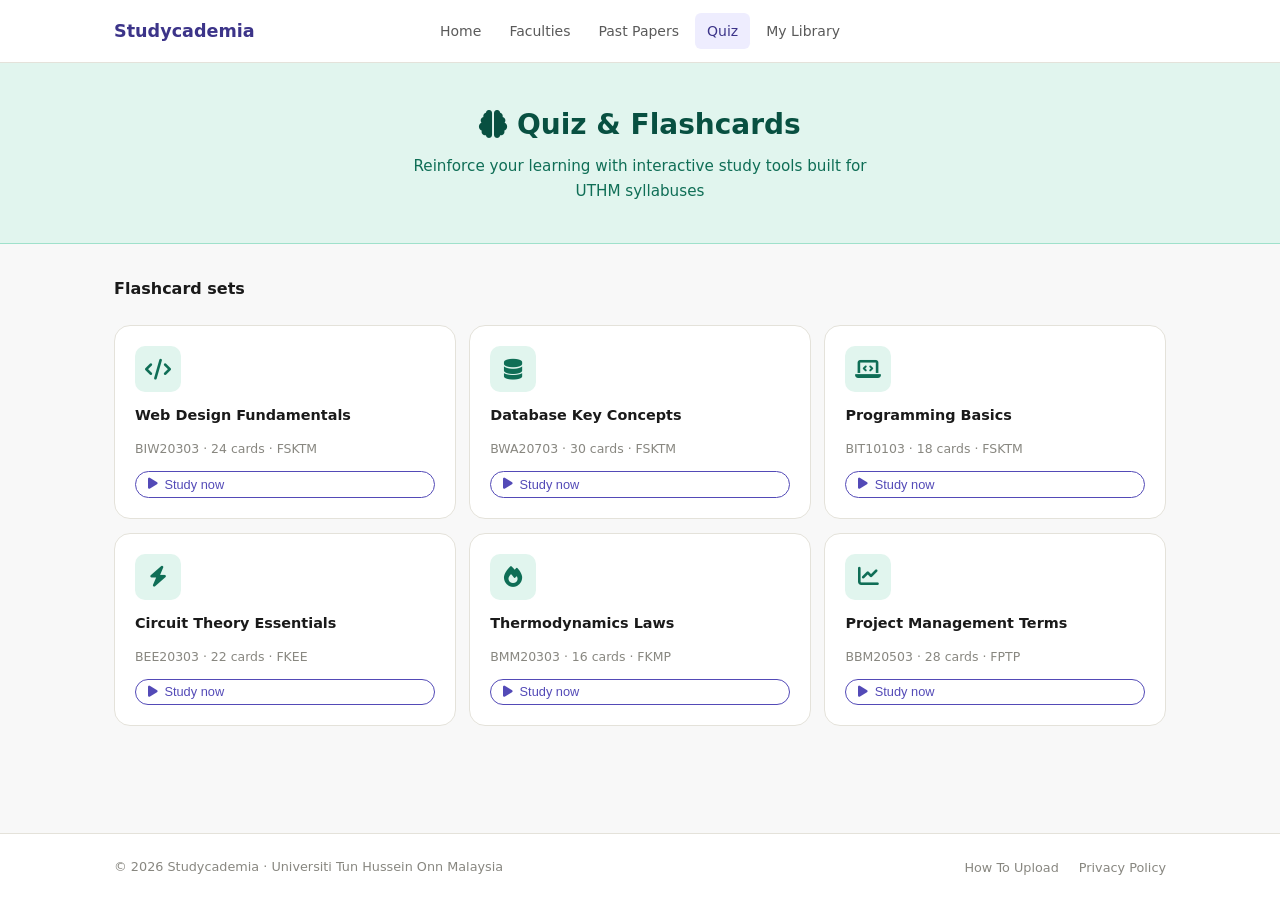
<file: pages/quiz.html>
<!DOCTYPE html>
<html lang="en">
<head>
  <meta charset="UTF-8" />
  <meta name="viewport" content="width=device-width, initial-scale=1.0" />
  <title>Quiz &amp; Flashcards — Studycademia</title>
  <link rel="stylesheet" href="../css/style.css" />
  <link rel="stylesheet" href="https://cdnjs.cloudflare.com/ajax/libs/font-awesome/6.5.0/css/all.min.css" />
  <style>
    .page-hero { background: var(--teal-50); border-bottom: 1px solid var(--teal-100); }
    .page-hero h1 { color: var(--teal-800); }
    .page-hero p { color: var(--teal-600); }

    .set-card {
      background: var(--white);
      border: 1px solid var(--border);
      border-radius: var(--radius-lg);
      padding: 1.25rem;
      display: flex;
      flex-direction: column;
      gap: 0.75rem;
      transition: box-shadow var(--transition), transform var(--transition);
    }
    .set-card:hover { box-shadow: var(--shadow-md); transform: translateY(-2px); }
    .set-icon {
      width: 46px;
      height: 46px;
      background: var(--teal-50);
      border-radius: var(--radius-md);
      display: flex;
      align-items: center;
      justify-content: center;
      font-size: 1.3rem;
      color: var(--teal-600);
    }
    .set-card h3 { font-size: 0.9rem; font-weight: 600; }
    .set-card .set-meta { font-size: 0.78rem; color: var(--text-muted); }

    /* Flashcard viewer */
    .flashcard-viewer { display: none; }
    .flashcard-viewer.active { display: block; }
    .flashcard-wrap {
      perspective: 1000px;
      width: 100%;
      max-width: 580px;
      margin: 0 auto 1.5rem;
      height: 200px;
      cursor: pointer;
    }
    .flashcard-inner {
      position: relative;
      width: 100%;
      height: 100%;
      transition: transform 0.5s;
      transform-style: preserve-3d;
    }
    .flashcard-inner.flipped { transform: rotateY(180deg); }
    .flashcard-front,
    .flashcard-back {
      position: absolute;
      width: 100%;
      height: 100%;
      backface-visibility: hidden;
      border: 1.5px solid var(--border);
      border-radius: var(--radius-lg);
      display: flex;
      flex-direction: column;
      align-items: center;
      justify-content: center;
      padding: 2rem;
      text-align: center;
      background: var(--white);
    }
    .flashcard-back {
      transform: rotateY(180deg);
      background: var(--teal-50);
      border-color: var(--teal-100);
    }
    .flashcard-front .card-label,
    .flashcard-back .card-label {
      font-size: 0.72rem;
      font-weight: 600;
      text-transform: uppercase;
      letter-spacing: 0.07em;
      margin-bottom: 0.75rem;
    }
    .flashcard-front .card-label { color: var(--text-muted); }
    .flashcard-back .card-label { color: var(--teal-600); }
    .flashcard-front .card-text { font-size: 1rem; font-weight: 500; color: var(--text-primary); }
    .flashcard-back .card-text { font-size: 0.95rem; color: var(--teal-800); }
    .card-hint { font-size: 0.75rem; color: var(--text-muted); margin-top: 0.5rem; }

    .card-nav {
      display: flex;
      align-items: center;
      justify-content: center;
      gap: 1rem;
    }
    .card-counter { font-size: 0.85rem; color: var(--text-muted); min-width: 80px; text-align: center; }
    .progress-bar-wrap {
      background: var(--gray-100);
      border-radius: var(--radius-pill);
      height: 4px;
      max-width: 580px;
      margin: 0 auto 1.5rem;
      overflow: hidden;
    }
    .progress-bar-fill {
      height: 100%;
      background: var(--teal-400);
      border-radius: var(--radius-pill);
      transition: width 0.3s;
    }
  </style>
</head>
<body>

  <nav class="navbar">
    <div class="container navbar-inner">
      <a href="../index.html" class="nav-logo">Studycademia</a>
      <ul class="nav-links">
        <li><a href="../index.html">Home</a></li>
        <li><a href="faculties.html">Faculties</a></li>
        <li><a href="pastpapers.html">Past Papers</a></li>
        <li><a href="quiz.html" class="active">Quiz</a></li>
        <li><a href="mylibrary.html">My Library</a></li>
      </ul>
    
      <button class="hamburger" id="hamburger" aria-label="Open menu">
        <span></span><span></span><span></span>
      </button>
    </div>
    <div class="mobile-nav" id="mobileNav">
      <a href="../index.html">Home</a>
      <a href="faculties.html">Faculties</a>
      <a href="pastpapers.html">Past Papers</a>
      <a href="quiz.html" class="active">Quiz &amp; Flashcards</a>
      <a href="mylibrary.html">My Library</a>
      <a href="privacy.html">Privacy Policy</a>
    </div>
  </nav>

  <main>

    <!-- Sets View -->
    <div id="setsView">
      <div class="page-hero">
        <div class="container">
          <h1><i class="fa-solid fa-brain"></i> Quiz &amp; Flashcards</h1>
          <p>Reinforce your learning with interactive study tools built for UTHM syllabuses</p>
        </div>
      </div>

      <section class="py-4">
        <div class="container">
          <div class="section-header mb-3">
            <h2 class="section-title">Flashcard sets</h2>
          </div>
          <div class="grid-3" style="gap:0.85rem">
            <div class="set-card">
              <div class="set-icon"><i class="fa-solid fa-code"></i></div>
              <h3>Web Design Fundamentals</h3>
              <span class="set-meta">BIW20303 · 24 cards · FSKTM</span>
              <button class="btn btn-outline btn-sm" onclick="openSet('Web Design Fundamentals','BIW20303',24)">
                <i class="fa-solid fa-play"></i> Study now
              </button>
            </div>
            <div class="set-card">
              <div class="set-icon"><i class="fa-solid fa-database"></i></div>
              <h3>Database Key Concepts</h3>
              <span class="set-meta">BWA20703 · 30 cards · FSKTM</span>
              <button class="btn btn-outline btn-sm" onclick="openSet('Database Key Concepts','BWA20703',30)">
                <i class="fa-solid fa-play"></i> Study now
              </button>
            </div>
            <div class="set-card">
              <div class="set-icon"><i class="fa-solid fa-laptop-code"></i></div>
              <h3>Programming Basics</h3>
              <span class="set-meta">BIT10103 · 18 cards · FSKTM</span>
              <button class="btn btn-outline btn-sm" onclick="openSet('Programming Basics','BIT10103',18)">
                <i class="fa-solid fa-play"></i> Study now
              </button>
            </div>
            <div class="set-card">
              <div class="set-icon"><i class="fa-solid fa-bolt"></i></div>
              <h3>Circuit Theory Essentials</h3>
              <span class="set-meta">BEE20303 · 22 cards · FKEE</span>
              <button class="btn btn-outline btn-sm" onclick="openSet('Circuit Theory Essentials','BEE20303',22)">
                <i class="fa-solid fa-play"></i> Study now
              </button>
            </div>
            <div class="set-card">
              <div class="set-icon"><i class="fa-solid fa-fire"></i></div>
              <h3>Thermodynamics Laws</h3>
              <span class="set-meta">BMM20303 · 16 cards · FKMP</span>
              <button class="btn btn-outline btn-sm" onclick="openSet('Thermodynamics Laws','BMM20303',16)">
                <i class="fa-solid fa-play"></i> Study now
              </button>
            </div>
            <div class="set-card">
              <div class="set-icon"><i class="fa-solid fa-chart-line"></i></div>
              <h3>Project Management Terms</h3>
              <span class="set-meta">BBM20503 · 28 cards · FPTP</span>
              <button class="btn btn-outline btn-sm" onclick="openSet('Project Management Terms','BBM20503',28)">
                <i class="fa-solid fa-play"></i> Study now
              </button>
            </div>
          </div>
        </div>
      </section>
    </div>

    <!-- Flashcard Viewer -->
    <div id="flashcardViewer" class="flashcard-viewer">
      <div class="page-hero">
        <div class="container">
          <h1 id="viewerTitle">Web Design Fundamentals</h1>
          <p id="viewerSubtitle">BIW20303 · Flashcard mode</p>
        </div>
      </div>

      <section class="py-4">
        <div class="container">
          <div class="flex-between mb-2" style="max-width:580px;margin:0 auto 0.5rem">
            <button class="btn btn-ghost btn-sm" onclick="closeViewer()">
              <i class="fa-solid fa-arrow-left"></i> All sets
            </button>
            <span id="progressText" style="font-size:0.8rem;color:var(--text-muted)">Card 1 of 24</span>
          </div>

          <div class="progress-bar-wrap">
            <div class="progress-bar-fill" id="progressFill" style="width:4%"></div>
          </div>

          <div class="flashcard-wrap" onclick="flipCard()">
            <div class="flashcard-inner" id="flashcardInner">
              <div class="flashcard-front">
                <span class="card-label">Question</span>
                <p class="card-text" id="cardQuestion">What does CSS stand for?</p>
                <p class="card-hint">Click to reveal answer</p>
              </div>
              <div class="flashcard-back">
                <span class="card-label">Answer</span>
                <p class="card-text" id="cardAnswer">Cascading Style Sheets — a language used to describe the presentation of a web document.</p>
              </div>
            </div>
          </div>

          <div class="card-nav">
            <button class="btn btn-ghost" id="prevBtn" onclick="prevCard()">
              <i class="fa-solid fa-arrow-left"></i> Previous
            </button>
            <span class="card-counter" id="cardCounter">1 / 24</span>
            <button class="btn btn-primary" id="nextBtn" onclick="nextCard()">
              Next <i class="fa-solid fa-arrow-right"></i>
            </button>
          </div>
        </div>
      </section>
    </div>

  </main>

  <footer>
    <div class="container footer-inner">
      <span class="footer-copy">© 2026 Studycademia · Universiti Tun Hussein Onn Malaysia</span>
      <ul class="footer-links">
        <li><a href="howupload.html">How To Upload</a></li>
        <li><a href="privacy.html">Privacy Policy</a></li>
      </ul>
    </div>
  </footer>

  <script>
    document.getElementById('hamburger').addEventListener('click', () => {
      document.getElementById('mobileNav').classList.toggle('open');
    });

    const cards = [
      { q: 'What does CSS stand for?', a: 'Cascading Style Sheets — a language used to describe the presentation of a web document.' },
      { q: 'What is the purpose of the HTML &lt;head&gt; element?', a: 'It contains meta-information about the document such as title, links to stylesheets, and scripts — not directly displayed on the page.' },
      { q: 'What is a semantic HTML element?', a: 'An element that clearly describes its meaning to both the browser and the developer, such as &lt;header&gt;, &lt;nav&gt;, &lt;main&gt;, &lt;footer&gt;.' },
      { q: 'What is the CSS Box Model?', a: 'A model that wraps every HTML element: content → padding → border → margin. It determines how elements are sized and spaced.' },
      { q: 'What is Flexbox used for?', a: 'A CSS layout model that arranges items in a one-dimensional row or column, making alignment and spacing much easier.' },
      { q: 'What is CSS Grid?', a: 'A two-dimensional layout system that allows you to place elements in rows and columns simultaneously.' },
      { q: 'What does "responsive design" mean?', a: 'A design approach where a webpage adapts its layout and content to different screen sizes using fluid grids, flexible images, and media queries.' },
      { q: 'What is a media query in CSS?', a: 'A CSS rule that applies styles only when certain conditions are met, such as screen width, e.g. @media (max-width: 640px).' },
    ];

    let current = 0;
    let totalCards = cards.length;

    function openSet(title, code, count) {
      document.getElementById('setsView').style.display = 'none';
      document.getElementById('viewerTitle').textContent = title;
      document.getElementById('viewerSubtitle').textContent = code + ' · Flashcard mode';
      totalCards = Math.min(count, cards.length);
      current = 0;
      renderCard();
      document.getElementById('flashcardViewer').classList.add('active');
      window.scrollTo(0,0);
    }

    function closeViewer() {
      document.getElementById('flashcardViewer').classList.remove('active');
      document.getElementById('setsView').style.display = '';
      window.scrollTo(0,0);
    }

    function renderCard() {
      const c = cards[current % cards.length];
      document.getElementById('cardQuestion').innerHTML = c.q;
      document.getElementById('cardAnswer').innerHTML = c.a;
      document.getElementById('flashcardInner').classList.remove('flipped');
      document.getElementById('cardCounter').textContent = (current + 1) + ' / ' + totalCards;
      document.getElementById('progressText').textContent = 'Card ' + (current + 1) + ' of ' + totalCards;
      document.getElementById('progressFill').style.width = (((current + 1) / totalCards) * 100) + '%';
      document.getElementById('prevBtn').disabled = current === 0;
    }

    function flipCard() {
      document.getElementById('flashcardInner').classList.toggle('flipped');
    }

    function nextCard() {
      if (current < totalCards - 1) { current++; renderCard(); }
    }

    function prevCard() {
      if (current > 0) { current--; renderCard(); }
    }
  </script>

</body>
</html>
</file>
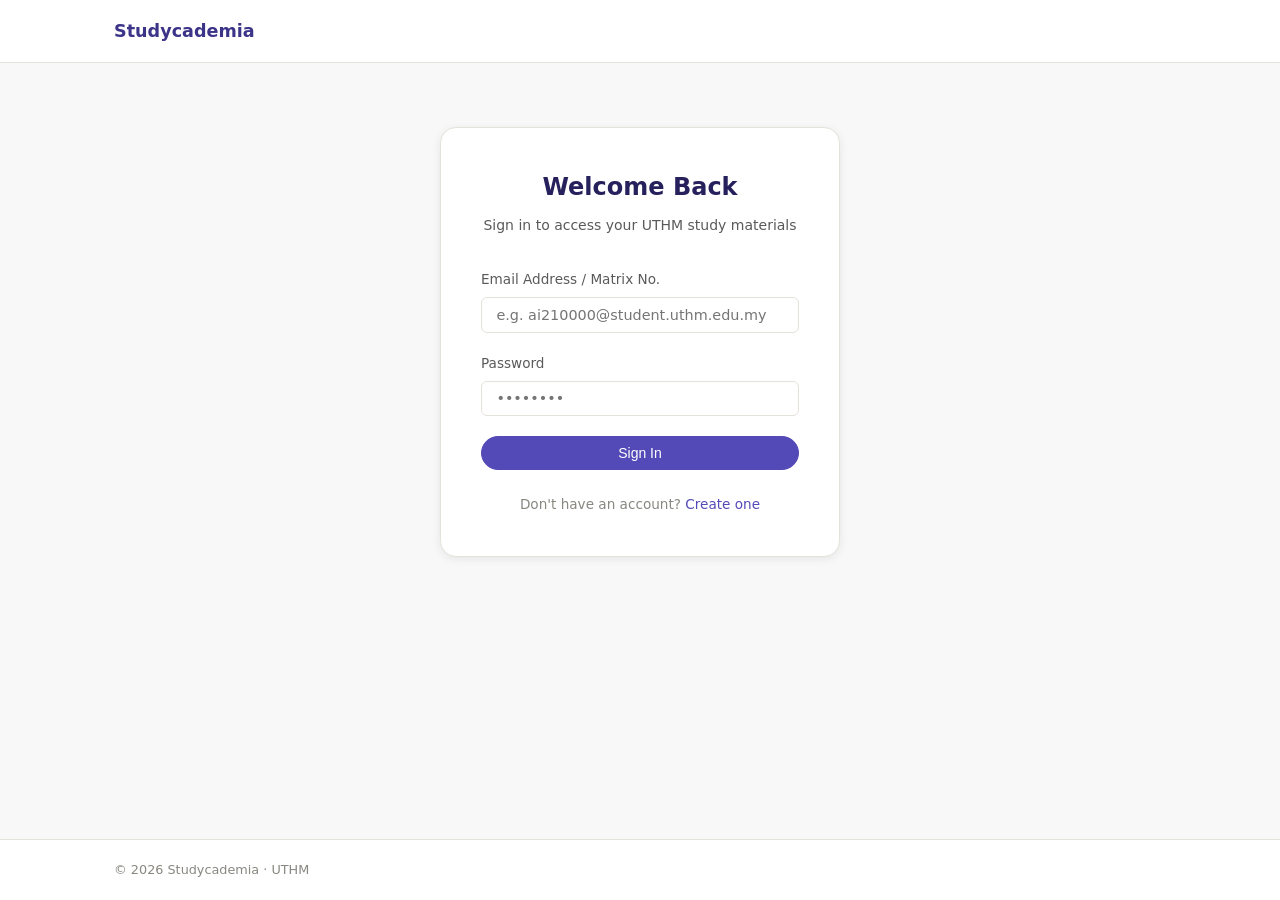
<file: pages/signin.html>
<!DOCTYPE html>
<html lang="en">
<head>
    <meta charset="UTF-8">
    <meta name="viewport" content="width=device-width, initial-scale=1.0">
    <title>Sign In — Studycademia</title>
    <!-- Pastikan pautan CSS keluar dari folder pages -->
    <link rel="stylesheet" href="../css/style.css">
    <link rel="stylesheet" href="https://cdnjs.cloudflare.com/ajax/libs/font-awesome/6.5.0/css/all.min.css">
    <style>
        .auth-container {
            max-width: 400px;
            margin: 4rem auto;
            background: var(--white);
            padding: 2.5rem;
            border-radius: var(--radius-lg);
            border: 1px solid var(--border);
            box-shadow: var(--shadow-md);
        }
        .auth-header { text-align: center; margin-bottom: 2rem; }
        .auth-header h1 { font-size: 1.5rem; color: var(--purple-900); margin-bottom: 0.5rem; }
        .auth-header p { font-size: 0.875rem; color: var(--text-secondary); }
        .auth-form .form-group { margin-bottom: 1.25rem; }
        .auth-footer { text-align: center; margin-top: 1.5rem; font-size: 0.85rem; color: var(--text-muted); }
    </style>
</head>
<body>
    <nav class="navbar">
        <div class="container navbar-inner">
            <a href="../index.html" class="nav-logo">Studycademia</a>
        </div>
    </nav>

    <main class="container">
        <div class="auth-container">
            <div class="auth-header">
                <h1>Welcome Back</h1>
                <p>Sign in to access your UTHM study materials</p>
            </div>
            
            <form class="auth-form" action="mylibrary.html">
                <div class="form-group">
                    <label class="form-label">Email Address / Matrix No.</label>
                    <input type="text" class="form-input" placeholder="e.g. ai210000@student.uthm.edu.my" required>
                </div>
                <div class="form-group">
                    <label class="form-label">Password</label>
                    <input type="password" class="form-input" placeholder="••••••••" required>
                </div>
                <button type="submit" class="btn btn-primary" style="width: 100%; justify-content: center;">
                    Sign In
                </button>
            </form>

            <div class="auth-footer">
                Don't have an account? <a href="#">Create one</a>
            </div>
        </div>
    </main>

    <footer>
        <div class="container footer-inner">
            <span class="footer-copy">© 2026 Studycademia · UTHM</span>
        </div>
    </footer>
</body>
</html>
</file>
<file: css/style.css>
/* =============================================
   STUDYCADEMIA — Shared Stylesheet
   BIW20303 Web Design | UTHM 2025/2026
   ============================================= */

/* --- Reset & Base --- */
*, *::before, *::after {
  box-sizing: border-box;
  margin: 0;
  padding: 0;
}

:root {
  --purple-50:  #EEEDFE;
  --purple-100: #CECBF6;
  --purple-200: #AFA9EC;
  --purple-400: #7F77DD;
  --purple-600: #534AB7;
  --purple-800: #3C3489;
  --purple-900: #26215C;

  --teal-50:  #E1F5EE;
  --teal-100: #9FE1CB;
  --teal-400: #1D9E75;
  --teal-600: #0F6E56;
  --teal-800: #085041;

  --gray-50:  #F8F8F8;
  --gray-100: #F1EFE8;
  --gray-200: #D3D1C7;
  --gray-400: #888780;
  --gray-600: #5F5E5A;
  --gray-800: #444441;

  --white: #ffffff;
  --text-primary: #1a1a1a;
  --text-secondary: #5a5a5a;
  --text-muted: #888780;
  --border: #e4e2da;
  --border-light: #f0eeea;

  --radius-sm: 6px;
  --radius-md: 10px;
  --radius-lg: 16px;
  --radius-pill: 999px;

  --shadow-sm: 0 1px 3px rgba(0,0,0,0.06);
  --shadow-md: 0 2px 8px rgba(0,0,0,0.08);

  --font-body: 'Inter', 'Segoe UI', system-ui, sans-serif;
  --transition: 0.18s ease;
}

html {
  font-size: 16px;
  scroll-behavior: smooth;
}

body {
  font-family: var(--font-body);
  color: var(--text-primary);
  background: var(--gray-50);
  line-height: 1.6;
  min-height: 100vh;
  display: flex;
  flex-direction: column;
}

a {
  color: var(--purple-600);
  text-decoration: none;
}

a:hover {
  text-decoration: underline;
}

img {
  max-width: 100%;
  display: block;
}

/* --- Layout Container --- */
.container {
  width: 100%;
  max-width: 1100px;
  margin: 0 auto;
  padding: 0 1.5rem;
}

main {
  flex: 1;
}

/* =============================================
   NAVIGATION
   ============================================= */
.navbar {
  background: var(--white);
  border-bottom: 1px solid var(--border);
  position: sticky;
  top: 0;
  z-index: 100;
}

.navbar-inner {
  display: flex;
  align-items: center;
  justify-content: space-between;
  height: 62px;
  gap: 1.5rem;
}

/* Centers the menu links perfectly inside the navbar */
@media (min-width: 769px) {
  .nav-links {
    position: absolute;
    left: 50%;
    transform: translateX(-50%);
    display: flex;
    gap: 1.5rem;
  }
}

/* Logo */
.nav-logo {
  display: flex;
  align-items: center;
  gap: 0.5rem;
  font-size: 1.1rem;
  font-weight: 700;
  color: var(--purple-800);
  text-decoration: none;
  flex-shrink: 0;
}

.nav-logo span {
  color: var(--purple-400);
}

/* Nav links */
.nav-links {
  display: flex;
  align-items: center;
  gap: 0.25rem;
  list-style: none;
}

.nav-links a {
  display: block;
  padding: 0.4rem 0.75rem;
  font-size: 0.875rem;
  color: var(--text-secondary);
  border-radius: var(--radius-sm);
  transition: background var(--transition), color var(--transition);
  text-decoration: none;
}

.nav-links a:hover,
.nav-links a.active {
  background: var(--purple-50);
  color: var(--purple-800);
}

/* Nav actions */
.nav-actions {
  display: flex;
  align-items: center;
  gap: 0.75rem;
  flex-shrink: 0;
}

.nav-search {
  display: flex;
  align-items: center;
  gap: 0.4rem;
  padding: 0.4rem 0.85rem;
  background: var(--gray-100);
  border: 1px solid var(--border);
  border-radius: var(--radius-pill);
  font-size: 0.8rem;
  color: var(--text-muted);
  cursor: pointer;
  transition: border-color var(--transition);
}

.nav-search:hover {
  border-color: var(--purple-400);
}

/* Hamburger */
.hamburger {
  display: none;
  flex-direction: column;
  gap: 5px;
  background: none;
  border: none;
  cursor: pointer;
  padding: 4px;
}

.hamburger span {
  display: block;
  width: 22px;
  height: 2px;
  background: var(--text-secondary);
  border-radius: 2px;
  transition: var(--transition);
}

/* Mobile nav drawer */
.mobile-nav {
  display: none;
  flex-direction: column;
  background: var(--white);
  border-top: 1px solid var(--border);
  padding: 0.75rem 1.5rem 1rem;
  gap: 0.25rem;
}

.mobile-nav a {
  display: block;
  padding: 0.6rem 0.5rem;
  font-size: 0.9rem;
  color: var(--text-secondary);
  border-bottom: 1px solid var(--border-light);
  text-decoration: none;
}

.mobile-nav a:last-child {
  border-bottom: none;
}

.mobile-nav a:hover,
.mobile-nav a.active {
  color: var(--purple-600);
}

.mobile-nav.open {
  display: flex;
}

/* =============================================
   BUTTONS
   ============================================= */
.btn {
  display: inline-flex;
  align-items: center;
  gap: 0.4rem;
  padding: 0.5rem 1.1rem;
  border-radius: var(--radius-pill);
  font-size: 0.875rem;
  font-weight: 500;
  cursor: pointer;
  border: 1.5px solid transparent;
  transition: background var(--transition), color var(--transition), border-color var(--transition);
  text-decoration: none;
}

.btn-primary {
  background: var(--purple-600);
  color: var(--white);
  border-color: var(--purple-600);
}

.btn-primary:hover {
  background: var(--purple-800);
  border-color: var(--purple-800);
  text-decoration: none;
  color: var(--white);
}

.btn-outline {
  background: transparent;
  color: var(--purple-600);
  border-color: var(--purple-600);
}

.btn-outline:hover {
  background: var(--purple-50);
  text-decoration: none;
}

.btn-ghost {
  background: transparent;
  color: var(--text-secondary);
  border-color: var(--border);
}

.btn-ghost:hover {
  background: var(--gray-100);
  text-decoration: none;
}

.btn-sm {
  padding: 0.3rem 0.75rem;
  font-size: 0.8rem;
}

/* =============================================
   CARDS
   ============================================= */
.card {
  background: var(--white);
  border: 1px solid var(--border);
  border-radius: var(--radius-lg);
  padding: 1.25rem;
}

.card-hover {
  transition: box-shadow var(--transition), transform var(--transition);
  cursor: pointer;
}

.card-hover:hover {
  box-shadow: var(--shadow-md);
  transform: translateY(-2px);
}

/* =============================================
   BADGES / PILLS
   ============================================= */
.badge {
  display: inline-flex;
  align-items: center;
  padding: 0.2rem 0.65rem;
  border-radius: var(--radius-pill);
  font-size: 0.75rem;
  font-weight: 500;
}

.badge-purple {
  background: var(--purple-50);
  color: var(--purple-800);
}

.badge-teal {
  background: var(--teal-50);
  color: var(--teal-800);
}

.badge-gray {
  background: var(--gray-100);
  color: var(--gray-600);
}

/* =============================================
   FORM ELEMENTS
   ============================================= */
.form-group {
  display: flex;
  flex-direction: column;
  gap: 0.4rem;
}

.form-label {
  font-size: 0.85rem;
  font-weight: 500;
  color: var(--text-secondary);
}

.form-input,
.form-select,
.form-textarea {
  width: 100%;
  padding: 0.55rem 0.9rem;
  border: 1px solid var(--border);
  border-radius: var(--radius-sm);
  font-size: 0.9rem;
  font-family: var(--font-body);
  color: var(--text-primary);
  background: var(--white);
  transition: border-color var(--transition);
  outline: none;
}

.form-input:focus,
.form-select:focus,
.form-textarea:focus {
  border-color: var(--purple-400);
  box-shadow: 0 0 0 3px var(--purple-50);
}

.form-textarea {
  resize: vertical;
  min-height: 90px;
}

.search-bar {
  display: flex;
  align-items: center;
  gap: 0.5rem;
  background: var(--white);
  border: 1.5px solid var(--border);
  border-radius: var(--radius-pill);
  padding: 0.55rem 1rem;
  transition: border-color var(--transition);
}

.search-bar:focus-within {
  border-color: var(--purple-400);
  box-shadow: 0 0 0 3px var(--purple-50);
}

.search-bar input {
  border: none;
  outline: none;
  flex: 1;
  font-size: 0.9rem;
  color: var(--text-primary);
  background: transparent;
}

.search-bar input::placeholder {
  color: var(--text-muted);
}

/* =============================================
   PAGE HERO
   ============================================= */
.page-hero {
  background: var(--purple-50);
  border-bottom: 1px solid var(--purple-100);
  padding: 2.5rem 0;
  text-align: center;
}

.page-hero h1 {
  font-size: 1.75rem;
  font-weight: 700;
  color: var(--purple-900);
  margin-bottom: 0.4rem;
}

.page-hero p {
  font-size: 0.95rem;
  color: var(--purple-600);
  max-width: 480px;
  margin: 0 auto;
}

/* =============================================
   SECTION HEADERS
   ============================================= */
.section-header {
  display: flex;
  align-items: center;
  justify-content: space-between;
  margin-bottom: 1rem;
}

.section-title {
  font-size: 1rem;
  font-weight: 600;
  color: var(--text-primary);
}

.section-link {
  font-size: 0.85rem;
  color: var(--purple-600);
  text-decoration: none;
}

.section-link:hover {
  text-decoration: underline;
}

/* =============================================
   DOCUMENT CARD (shared across pages)
   ============================================= */
.doc-card {
  display: flex;
  align-items: center;
  gap: 0.85rem;
  padding: 0.85rem 1rem;
  background: var(--white);
  border: 1px solid var(--border);
  border-radius: var(--radius-md);
  transition: box-shadow var(--transition);
}

.doc-card:hover {
  box-shadow: var(--shadow-sm);
}

.doc-icon {
  width: 38px;
  height: 38px;
  border-radius: var(--radius-sm);
  background: var(--purple-50);
  display: flex;
  align-items: center;
  justify-content: center;
  flex-shrink: 0;
  color: var(--purple-600);
  font-size: 1rem;
}

.doc-info {
  flex: 1;
  min-width: 0;
}

.doc-name {
  font-size: 0.875rem;
  font-weight: 500;
  color: var(--text-primary);
  white-space: nowrap;
  overflow: hidden;
  text-overflow: ellipsis;
}

.doc-meta {
  font-size: 0.75rem;
  color: var(--text-muted);
  margin-top: 1px;
}

.doc-actions {
  display: flex;
  gap: 0.4rem;
  flex-shrink: 0;
}

/* =============================================
   FILTER PILLS
   ============================================= */
.filter-row {
  display: flex;
  gap: 0.5rem;
  flex-wrap: wrap;
  margin-bottom: 1.25rem;
}

.filter-pill {
  padding: 0.3rem 0.85rem;
  border: 1px solid var(--border);
  border-radius: var(--radius-pill);
  font-size: 0.8rem;
  color: var(--text-secondary);
  background: var(--white);
  cursor: pointer;
  transition: background var(--transition), color var(--transition), border-color var(--transition);
}

.filter-pill:hover,
.filter-pill.active {
  background: var(--purple-50);
  color: var(--purple-800);
  border-color: var(--purple-200);
}

/* =============================================
   FOOTER
   ============================================= */
footer {
  background: var(--white);
  border-top: 1px solid var(--border);
  padding: 1.25rem 0;
  margin-top: auto;
}

.footer-inner {
  display: flex;
  align-items: center;
  justify-content: space-between;
  flex-wrap: wrap;
  gap: 0.75rem;
}

.footer-copy {
  font-size: 0.8rem;
  color: var(--text-muted);
}

.footer-links {
  display: flex;
  gap: 1.25rem;
  list-style: none;
}

.footer-links a {
  font-size: 0.8rem;
  color: var(--text-muted);
  text-decoration: none;
}

.footer-links a:hover {
  color: var(--purple-600);
}

/* =============================================
   GRIDS
   ============================================= */
.grid-2 { display: grid; grid-template-columns: repeat(2, 1fr); gap: 1rem; }
.grid-3 { display: grid; grid-template-columns: repeat(3, 1fr); gap: 1rem; }
.grid-4 { display: grid; grid-template-columns: repeat(4, 1fr); gap: 1rem; }

/* =============================================
   UTILITY
   ============================================= */
.text-center { text-align: center; }
.text-muted   { color: var(--text-muted); font-size: 0.85rem; }
.mt-1 { margin-top: 0.5rem; }
.mt-2 { margin-top: 1rem; }
.mt-3 { margin-top: 1.5rem; }
.mt-4 { margin-top: 2rem; }
.mb-1 { margin-bottom: 0.5rem; }
.mb-2 { margin-bottom: 1rem; }
.mb-3 { margin-bottom: 1.5rem; }
.mb-4 { margin-bottom: 2rem; }
.py-2 { padding-top: 1rem; padding-bottom: 1rem; }
.py-3 { padding-top: 1.5rem; padding-bottom: 1.5rem; }
.py-4 { padding-top: 2rem; padding-bottom: 2rem; }
.gap-1 { gap: 0.5rem; }
.gap-2 { gap: 1rem; }
.flex { display: flex; }
.flex-center { display: flex; align-items: center; }
.flex-between { display: flex; align-items: center; justify-content: space-between; }
.flex-col { display: flex; flex-direction: column; }

/* =============================================
   RESPONSIVE
   ============================================= */
@media (max-width: 900px) {
  .grid-4 { grid-template-columns: repeat(2, 1fr); }
  .grid-3 { grid-template-columns: repeat(2, 1fr); }
}

@media (max-width: 640px) {
  .container { padding: 0 1rem; }
  .nav-links, .nav-actions .btn { display: none; }
  .hamburger { display: flex; }
  .nav-actions .nav-search { display: none; }
  .grid-4, .grid-3, .grid-2 { grid-template-columns: 1fr; }
  .page-hero h1 { font-size: 1.4rem; }
  .doc-card { flex-wrap: wrap; }
}

@media (max-width: 480px) {
  .footer-inner { flex-direction: column; align-items: flex-start; }
}
</file>
